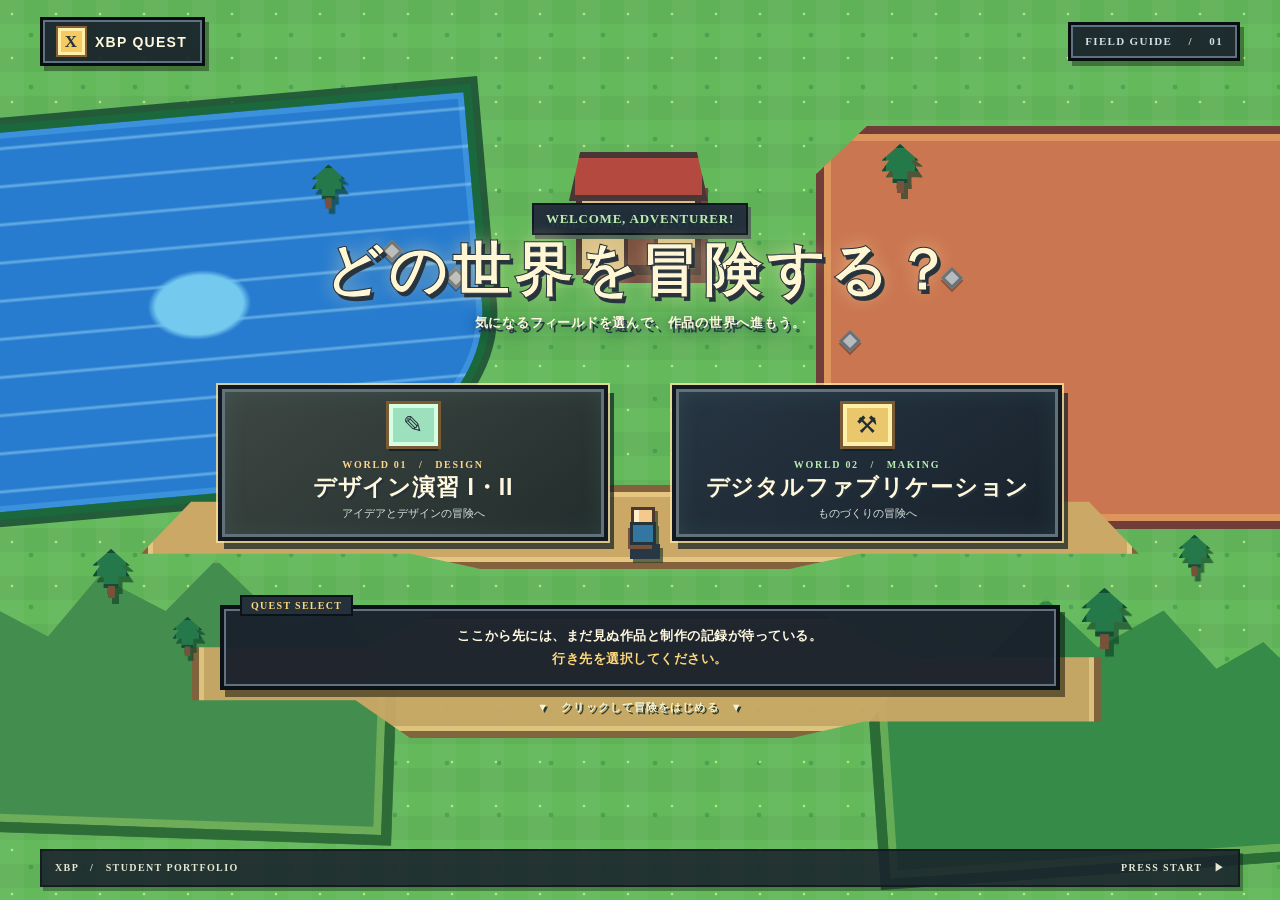
<file: index.html>
<!doctype html>
<html lang="ja">
<head>
  <meta charset="utf-8">
  <meta name="viewport" content="width=device-width, initial-scale=1">
  <meta name="theme-color" content="#17232b">
  <meta name="description" content="デザイン演習とデジタルファブリケーションの世界を選んで進む、XBPの冒険ホームページ。">
  <title>XBP QUEST | 冒険の入口</title>
  <style>
    :root {
      --ink: #fff9df;
      --gold: #ffd879;
      --edge: #101820;
      --panel: #202a37;
      --panel-hi: #374657;
      --mint: #b9edb0;
    }
    * { box-sizing: border-box; }
    html { min-height: 100%; }
    body {
      margin: 0; min-height: 100vh; color: var(--ink); overflow-x: hidden;
      background: #17232b;
      font-family: "Yu Gothic", "Hiragino Kaku Gothic ProN", Meiryo, sans-serif;
    }
    a { color: inherit; }
    .game { min-height: 100vh; position: relative; isolation: isolate; overflow: hidden; display: flex; flex-direction: column; }
    /* Hand-built map tiles keep the page self-contained, like a little RPG field. */
    .map {
      position: absolute; z-index: -2; inset: 0 0 0; overflow: hidden;
      background-color: #64b95b;
      background-image:
        radial-gradient(circle at 12px 14px, rgba(216,255,150,.65) 0 1px, transparent 1.7px),
        radial-gradient(circle at 31px 35px, rgba(38,132,68,.42) 0 2px, transparent 2.7px),
        linear-gradient(90deg, rgba(255,255,255,.035) 50%, transparent 50%),
        linear-gradient(rgba(0,0,0,.035) 50%, transparent 50%);
      background-size: 44px 44px, 52px 52px, 48px 48px, 48px 48px;
    }
    .map::before {
      content: ""; position: absolute; left: -7%; top: 12%; width: 44%; height: 42%;
      background-color: #277cd0;
      background-image: radial-gradient(ellipse, #74c9ef 0 11%, transparent 13%), repeating-linear-gradient(0deg, transparent 0 18px, rgba(175,232,252,.4) 19px 21px, transparent 22px 38px);
      border: 8px solid #1b683d; border-radius: 0 0 44% 0;
      box-shadow: 0 0 0 7px rgba(15,61,45,.75), inset 0 0 0 6px rgba(126,217,255,.23);
      transform: rotate(-5deg);
    }
    .map::after {
      content: ""; position: absolute; right: -8%; top: 14%; width: 43%; height: 43%;
      background: #ca7651; border: 8px solid #713d38;
      box-shadow: inset 0 0 0 7px rgba(255,207,115,.35), 0 0 0 7px rgba(38,76,46,.8);
      clip-path: polygon(9% 0, 91% 0, 100% 12%, 100% 88%, 89% 100%, 11% 100%, 0 88%, 0 12%);
    }
    .hills { position: absolute; inset: 0; pointer-events: none; }
    .hill { position: absolute; width: 38vw; height: 23vw; min-height: 200px; border: 10px solid rgba(40,99,49,.8); background: #438d4e; box-shadow: inset 0 0 0 8px rgba(172,218,105,.4), 0 0 0 5px rgba(19,69,43,.7); clip-path: polygon(0 46%, 10% 40%, 18% 25%, 28% 33%, 38% 12%, 52% 23%, 62% 5%, 77% 27%, 88% 21%, 100% 43%, 100% 100%, 0 100%); }
    .hill.left { left: -7%; bottom: 7%; transform: rotate(2deg); }
    .hill.right { right: -6%; bottom: 3%; transform: scaleX(-1) rotate(4deg); background: #378b48; }
    .path { position: absolute; left: 15%; right: 14%; bottom: 18%; height: 14%; background: #cba866; border: 7px solid #84603d; box-shadow: inset 0 0 0 5px rgba(255,230,157,.48); clip-path: polygon(0 28%, 19% 28%, 27% 0, 69% 0, 78% 36%, 100% 36%, 100% 87%, 74% 87%, 66% 100%, 24% 100%, 18% 70%, 0 70%); opacity: .95; }
    .tree { position: absolute; z-index: 0; width: 43px; height: 49px; filter: drop-shadow(4px 6px 0 rgba(16,66,40,.65)); }
    .tree::before { content: ""; position: absolute; inset: 0 3px 10px; background: #247849; border: 4px solid #144c38; clip-path: polygon(50% 0, 100% 42%, 80% 42%, 100% 70%, 70% 70%, 70% 100%, 30% 100%, 30% 70%, 0 70%, 20% 42%, 0 42%); }
    .tree::after { content: ""; position: absolute; bottom: 0; left: 18px; height: 12px; border-left: 7px solid #78513b; }
    .t1 { left: 7%; top: 61%; } .t2 { left: 13%; top: 68%; transform: scale(.8); } .t3 { right: 12%; top: 66%; transform: scale(1.25); }
    .t4 { right: 5%; top: 59%; transform: scale(.85); } .t5 { left: 24%; top: 18%; transform: scale(.9); } .t6 { right: 28%; top: 16%; }
    .building { position: absolute; z-index: 0; width: 125px; height: 95px; top: 20%; left: 45%; background: #d8c088; border: 6px solid #493735; box-shadow: 7px 8px 0 #6e483e; }
    .building::before { content: ""; position: absolute; left: -13px; right: -13px; top: -34px; height: 37px; background: #b4493f; border: 6px solid #493735; clip-path: polygon(8% 0, 92% 0, 100% 100%, 0 100%); }
    .building::after { content: ""; position: absolute; width: 26px; height: 41px; bottom: 0; left: 42px; background: #7b5140; border: 4px solid #493735; }
    .stone { position: absolute; width: 16px; height: 16px; background: #b6bbc0; border: 3px solid #6a7074; box-shadow: 2px 2px 0 rgba(0,0,0,.3); transform: rotate(45deg); }
    .s1 { left: 30%; top: 27%; } .s2 { left: 35%; top: 30%; } .s3 { right: 33%; top: 37%; } .s4 { right: 25%; top: 30%; }
    .cloud { position: absolute; top: 9%; left: -20%; width: 90px; height: 28px; background: rgba(244,250,222,.55); border: 4px solid rgba(50,92,63,.56); animation: cloud 34s linear infinite; }
    .cloud::before, .cloud::after { content: ""; position: absolute; background: inherit; border: inherit; border-bottom: 0; width: 30px; height: 20px; top: -18px; left: 12px; }
    .cloud::after { left: 45px; top: -10px; width: 20px; height: 12px; }
    .cloud.two { top: 48%; animation-duration: 49s; animation-delay: -17s; transform: scale(.7); opacity: .5; }
    .topbar { width: min(1200px, calc(100% - 38px)); margin: 17px auto 0; display: flex; justify-content: space-between; align-items: center; position: relative; z-index: 2; }
    .brand, .chapter { background: rgba(24,33,43,.92); border: 3px solid #080d12; box-shadow: 4px 5px 0 rgba(0,0,0,.35), inset 0 0 0 2px #607184; }
    .brand { display: inline-flex; align-items: center; gap: 10px; padding: 8px 15px; text-decoration: none; font-weight: 900; letter-spacing: .09em; font-size: 14px; }
    .brand-mark { display: grid; place-items: center; width: 27px; height: 27px; background: #f4cb61; color: #26313d; border: 3px solid #fff0a8; box-shadow: 0 0 0 2px #8b6036; font-family: Georgia,serif; font-size: 17px; }
    .chapter { padding: 9px 14px; color: #d4e0e4; font: 700 11px Georgia,serif; letter-spacing: .12em; }
    main { width: min(1160px, calc(100% - 36px)); margin: auto; padding: 28px 0 34px; position: relative; z-index: 1; }
    .intro { text-align: center; margin: 0 auto 20px; text-shadow: 3px 4px 0 #263542, 0 3px 14px #142833; }
    .eyebrow { display: inline-block; margin: 0 0 7px; padding: 6px 12px; background: #25313c; border: 2px solid #111820; box-shadow: 3px 4px 0 #526a58; color: #b9edb0; font: 800 11px Georgia,serif; letter-spacing: .16em; }
    h1 { margin: 0; font-size: clamp(31px, 5.3vw, 58px); line-height: 1.2; letter-spacing: .08em; color: #fff6d4; -webkit-text-stroke: 1px #29323b; text-shadow: 3px 4px 0 #27343d, 0 0 18px rgba(255,232,167,.56); }
    .intro p { margin: 9px 0 0; font-size: 13px; font-weight: 700; letter-spacing: .06em; }
    .scene { min-height: 245px; position: relative; display: flex; justify-content: center; align-items: center; gap: clamp(14px, 5vw, 70px); padding: 20px 12px 43px; }
    .scene::before { content: ""; position: absolute; z-index: -1; left: 7%; right: 7%; bottom: 28px; height: 70px; background: #cba866; border: 7px solid #84603d; box-shadow: inset 0 0 0 5px rgba(255,230,157,.48), 0 9px 0 rgba(29,68,40,.6); clip-path: polygon(5% 20%, 28% 20%, 34% 0, 66% 0, 73% 20%, 95% 20%, 100% 82%, 72% 82%, 65% 100%, 34% 100%, 27% 82%, 0 82%); }
    .hero-sprite { position: absolute; z-index: 2; left: 50%; bottom: 53px; width: 24px; height: 37px; transform: translateX(-50%); image-rendering: pixelated; filter: drop-shadow(3px 4px 0 rgba(31,58,39,.65)); animation: wander 5s ease-in-out infinite; }
    .hero-sprite::before { content: ""; position: absolute; left: 3px; top: 0; width: 18px; height: 15px; background: #f4ca8c; border: 3px solid #4b3831; box-shadow: inset 5px 0 #fff0c9; }
    .hero-sprite::after { content: ""; position: absolute; left: 2px; top: 15px; width: 20px; height: 17px; background: #3277a1; border: 3px solid #25333b; box-shadow: -3px 5px 0 -1px #78513b, 8px 18px 0 -4px #293644, -4px 18px 0 -4px #293644; }
    .portal { position: relative; width: min(40%, 390px); min-height: 156px; display: flex; flex-direction: column; justify-content: center; align-items: center; gap: 8px; padding: 15px; text-align: center; text-decoration: none; color: #fff8dc; background: linear-gradient(145deg, #273542, #18222c); border: 4px solid #111820; outline: 2px solid rgba(255,230,158,.78); box-shadow: 6px 8px 0 rgba(17,30,38,.7), inset 0 0 0 3px #62717a, inset 0 0 26px rgba(102,173,163,.16); transition: transform .25s ease, filter .25s ease, box-shadow .25s ease; }
    .portal:hover, .portal:focus-visible { transform: translateY(-8px) scale(1.035); filter: brightness(1.17); box-shadow: 8px 12px 0 rgba(17,30,38,.74), inset 0 0 0 3px #fff1ba, 0 0 25px rgba(255,218,122,.58); outline-color: #fff5c8; }
    .portal:focus-visible { outline-style: dashed; }
    .portal:nth-child(2) { background: linear-gradient(145deg,#3e4743,#222d2c); }
    .portal-icon { display: grid; place-items: center; width: 49px; height: 42px; color: #232d36; background: #eac76c; border: 4px solid #fff0a8; box-shadow: 0 0 0 3px #795b36, 0 5px 0 #13212a; font-size: 24px; line-height: 1; }
    .portal:nth-child(2) .portal-icon { background: #9de0bd; border-color: #d4ffe2; }
    .portal small { color: #b9edb0; font: 800 10px Georgia,serif; letter-spacing: .17em; }
    .portal:nth-child(2) small { color: #ffd58b; }
    .portal strong { display: block; font-size: clamp(16px, 2.2vw, 23px); font-weight: 900; letter-spacing: .04em; text-shadow: 2px 2px #26323a; }
    .portal em { color: #d5e2dc; font-style: normal; font-size: 11px; }
    .message { width: min(840px, 94%); margin: 8px auto 0; position: relative; padding: 15px 20px; background: rgba(25,33,44,.96); border: 4px solid #0a1117; box-shadow: inset 0 0 0 2px #637181, 5px 7px 0 rgba(0,0,0,.48); text-align: center; }
    .message::before { content: "QUEST SELECT"; position: absolute; top: -14px; left: 16px; padding: 3px 9px; background: #24313b; border: 2px solid #0b1218; color: #ffd879; font: 800 10px Georgia,serif; letter-spacing: .13em; }
    .message p { margin: 0; font-size: 13px; font-weight: 700; letter-spacing: .04em; line-height: 1.8; }
    .message b { color: var(--gold); }
    .hint { margin: 10px 0 0; color: #f5f1d3; text-align: center; text-shadow: 2px 2px #263a30; font-size: 11px; font-weight: 800; letter-spacing: .1em; animation: blink 1.8s step-end infinite; }
    footer { display: flex; justify-content: space-between; width: min(1200px, calc(100% - 38px)); margin: 0 auto 13px; padding: 10px 13px; position: relative; z-index: 1; color: #e4e7d4; background: rgba(25,33,43,.87); border: 2px solid rgba(16,24,31,.8); box-shadow: 3px 4px 0 rgba(0,0,0,.3); font: 700 10px Georgia,serif; letter-spacing: .14em; }
    @keyframes wander { 0%,100% { margin-left: -4px; } 50% { margin-left: 7px; } }
    @keyframes cloud { to { left: 115%; } }
    @keyframes blink { 50% { opacity: .55; } }
    @media (max-width: 650px) {
      .topbar { width: calc(100% - 22px); margin-top: 10px; }
      .brand { padding: 6px 9px; font-size: 11px; }
      .chapter { padding: 7px 8px; font-size: 9px; }
      main { width: calc(100% - 22px); padding: 28px 0 18px; }
      .scene { min-height: 330px; flex-direction: column; gap: 13px; padding: 12px 8px 52px; }
      .portal { width: min(88%, 390px); min-height: 121px; flex-direction: row; justify-content: flex-start; text-align: left; padding: 12px; gap: 11px; }
      .portal-icon { flex: 0 0 43px; width: 43px; height: 39px; }
      .portal-copy { display: flex; flex-direction: column; gap: 4px; }
      .portal strong { font-size: 17px; }
      .portal em { font-size: 10px; }
      .scene::before { left: 0; right: 0; bottom: 17px; height: 55px; }
      .hero-sprite { bottom: 35px; }
      .building { left: 41%; transform: scale(.72); transform-origin: top left; }
      .hill { min-height: 150px; }
      .message { padding: 13px 12px; }
      .message p { font-size: 11px; }
      .hint { font-size: 10px; }
      footer { width: calc(100% - 22px); font-size: 8px; }
    }
    @media (prefers-reduced-motion: reduce) {
      *, *::before, *::after { animation-duration: .01ms !important; animation-iteration-count: 1 !important; scroll-behavior: auto !important; transition-duration: .01ms !important; }
    }
  </style>
</head>
<body>
  <div class="game">
    <div class="map" aria-hidden="true"></div>
    <div class="hills" aria-hidden="true">
      <div class="hill left"></div><div class="hill right"></div>
      <div class="path"></div>
      <div class="tree t1"></div><div class="tree t2"></div><div class="tree t3"></div><div class="tree t4"></div><div class="tree t5"></div><div class="tree t6"></div>
      <div class="building"></div>
      <div class="stone s1"></div><div class="stone s2"></div><div class="stone s3"></div><div class="stone s4"></div>
      <div class="cloud"></div><div class="cloud two"></div>
    </div>
    <header class="topbar">
      <a class="brand" href="./index.html"><span class="brand-mark">X</span><span>XBP QUEST</span></a>
      <span class="chapter">FIELD GUIDE　 /　 01</span>
    </header>
    <main>
      <section class="intro">
        <p class="eyebrow">WELCOME, ADVENTURER!</p>
        <h1>どの世界を冒険する？</h1>
        <p>気になるフィールドを選んで、作品の世界へ進もう。</p>
      </section>
      <nav class="scene" aria-label="冒険するページを選択">
        <div class="hero-sprite" aria-hidden="true"></div>
        <a class="portal" href="./de12/index.html">
          <span class="portal-icon" aria-hidden="true">✎</span>
          <span class="portal-copy"><small>WORLD 01　/　DESIGN</small><strong>デザイン演習 I・II</strong><em>アイデアとデザインの冒険へ</em></span>
        </a>
        <a class="portal" href="./digi_fab/index.html">
          <span class="portal-icon" aria-hidden="true">⚒</span>
          <span class="portal-copy"><small>WORLD 02　/　MAKING</small><strong>デジタルファブリケーション</strong><em>ものづくりの冒険へ</em></span>
        </a>
      </nav>
      <section class="message" aria-label="ゲーム案内"><p>ここから先には、まだ見ぬ作品と制作の記録が待っている。<br><b>行き先を選択してください。</b></p></section>
      <p class="hint">▼　クリックして冒険をはじめる　▼</p>
    </main>
    <footer><span>XBP　/　STUDENT PORTFOLIO</span><span>PRESS START　▶</span></footer>
  </div>
</body>
</html>
</file>
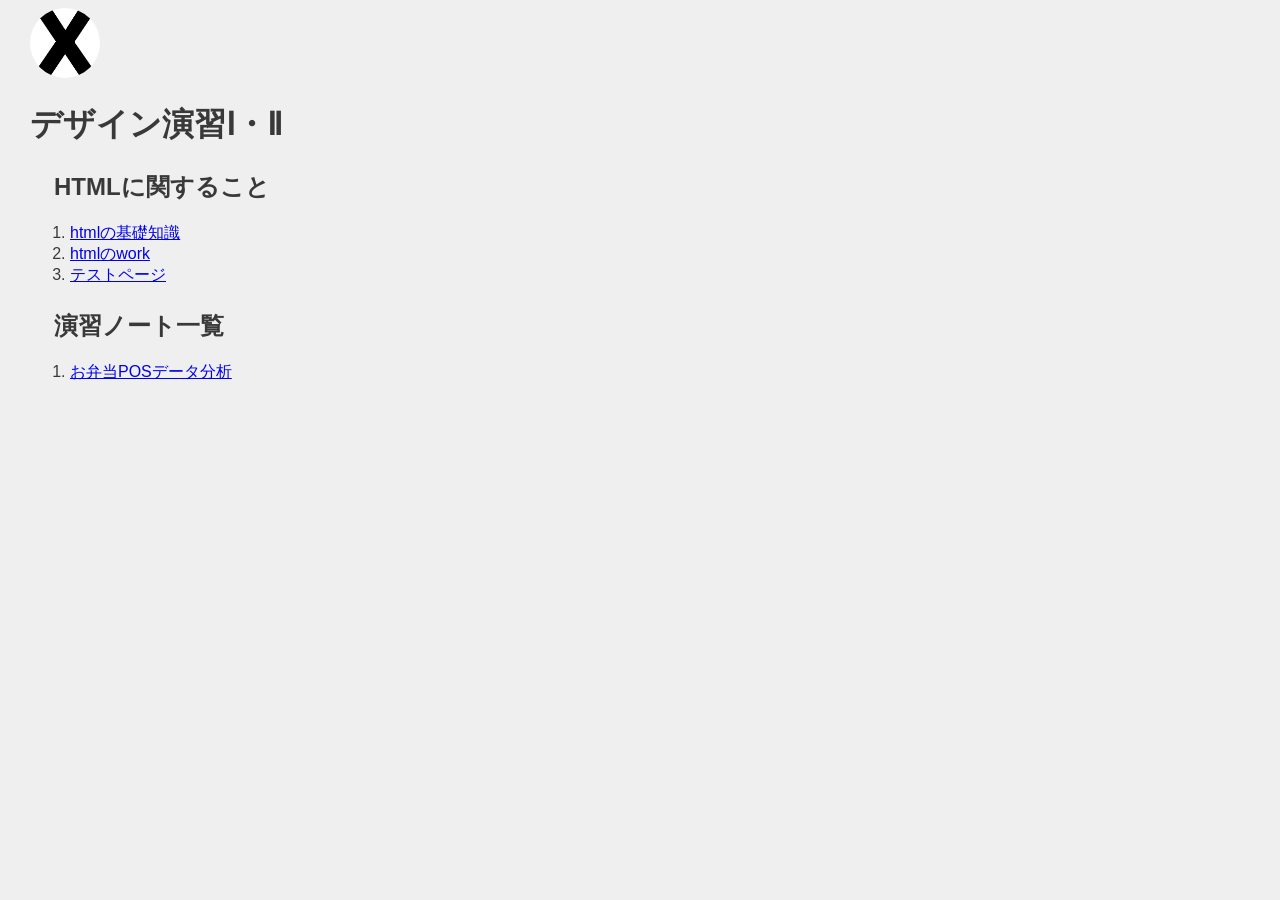
<file: de12/index.html>
<!DOCTYPE html>
<html lang="jp">
<head>
    <meta charset="UTF-8">
    <title>XBP_HPsample</title>
    <link rel="stylesheet" href="./css/style.css">
    <link rel="shortcut icon" href="./images/xbp.ico">
</head>
<body>
    <logotohome>
    <a href="../index.html"><img src="./images/0_XBlogo.png" alt=""></a>
    </logotohome>
    <h1>デザイン演習Ⅰ・Ⅱ</h1>
        <h2>HTMLに関すること</h2>
        <ol>
            <li><a href="./hp1.html" target="_blank">htmlの基礎知識</a></li>
            <li><a href="./hp2.html" target="_blank">htmlのwork</a></li>
            <li><a href="./test.html" target="_blank">テストページ</a></li>
        </ol>
        <h2>演習ノート一覧</h2>
        <ol>
  <li><a href="./de12-pos-analysis/index.html">お弁当POSデータ分析</a></li>
</ol>


    
<br>
<br>


</body>
</html>
</file>
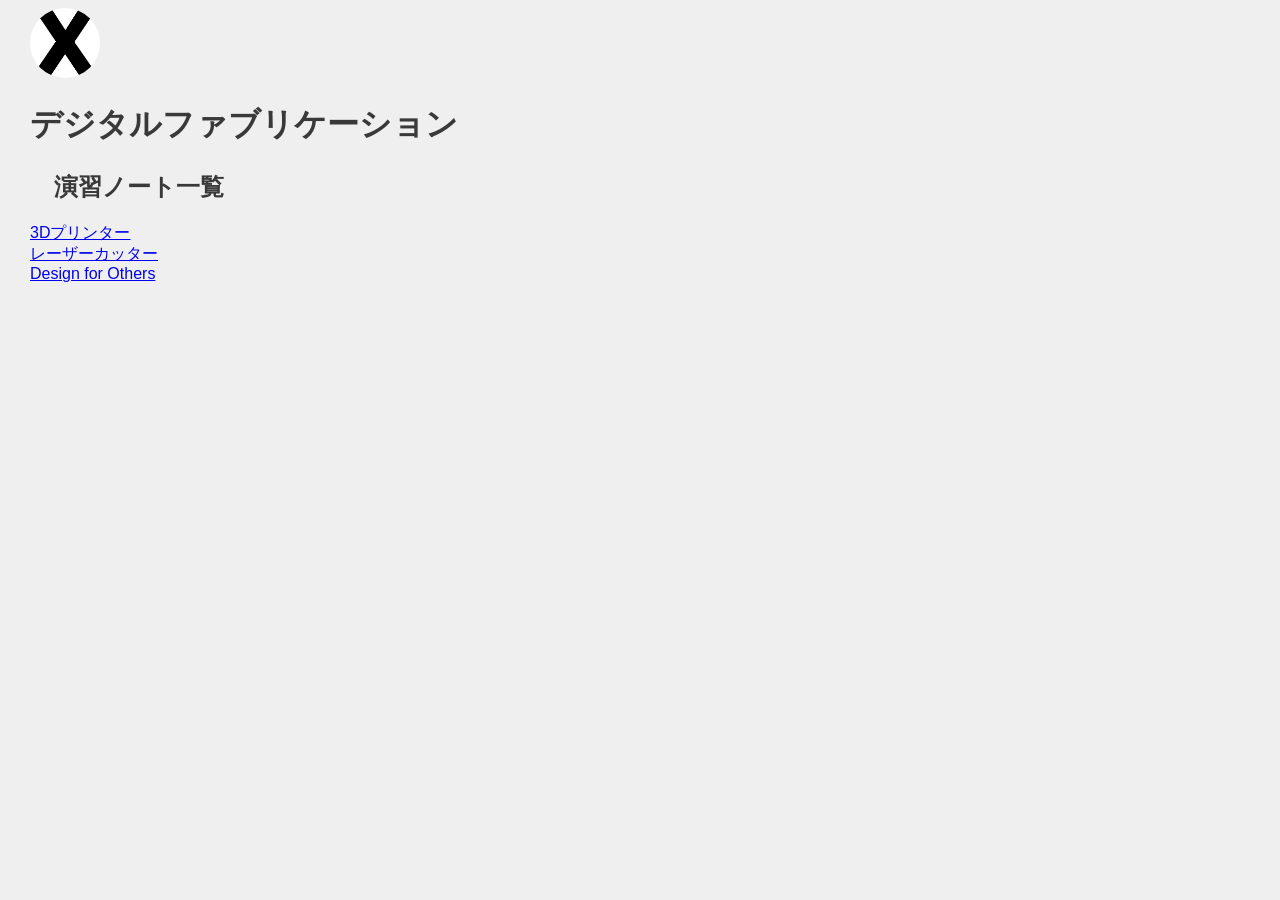
<file: digi_fab/index.html>
<!DOCTYPE html>
<html lang="jp">
<head>
    <meta charset="UTF-8">
    <title>デジタルファブリケーション</title>
    <link rel="stylesheet" href="./css/style.css">
    <link rel="shortcut icon" href="./images/xbp.ico">
</head>
<body>
    <logotohome>
    <a href="../index.html"><img src="./images/0_XBlogo.png" alt=""></a>
    </logotohome>
    <h1>デジタルファブリケーション</h1>
    <h2>演習ノート一覧</h2>
    <a href="./3Dプリンティング/hiragana-tweezer-site/index.html">3Dプリンター</a><br>
    <a href="./laser-cutter/index.html">レーザーカッター</a><br>
    <a href="./design-for-others/index.html">Design for Others</a><br>

    
<br>
<br>


</body>
</html>
</file>
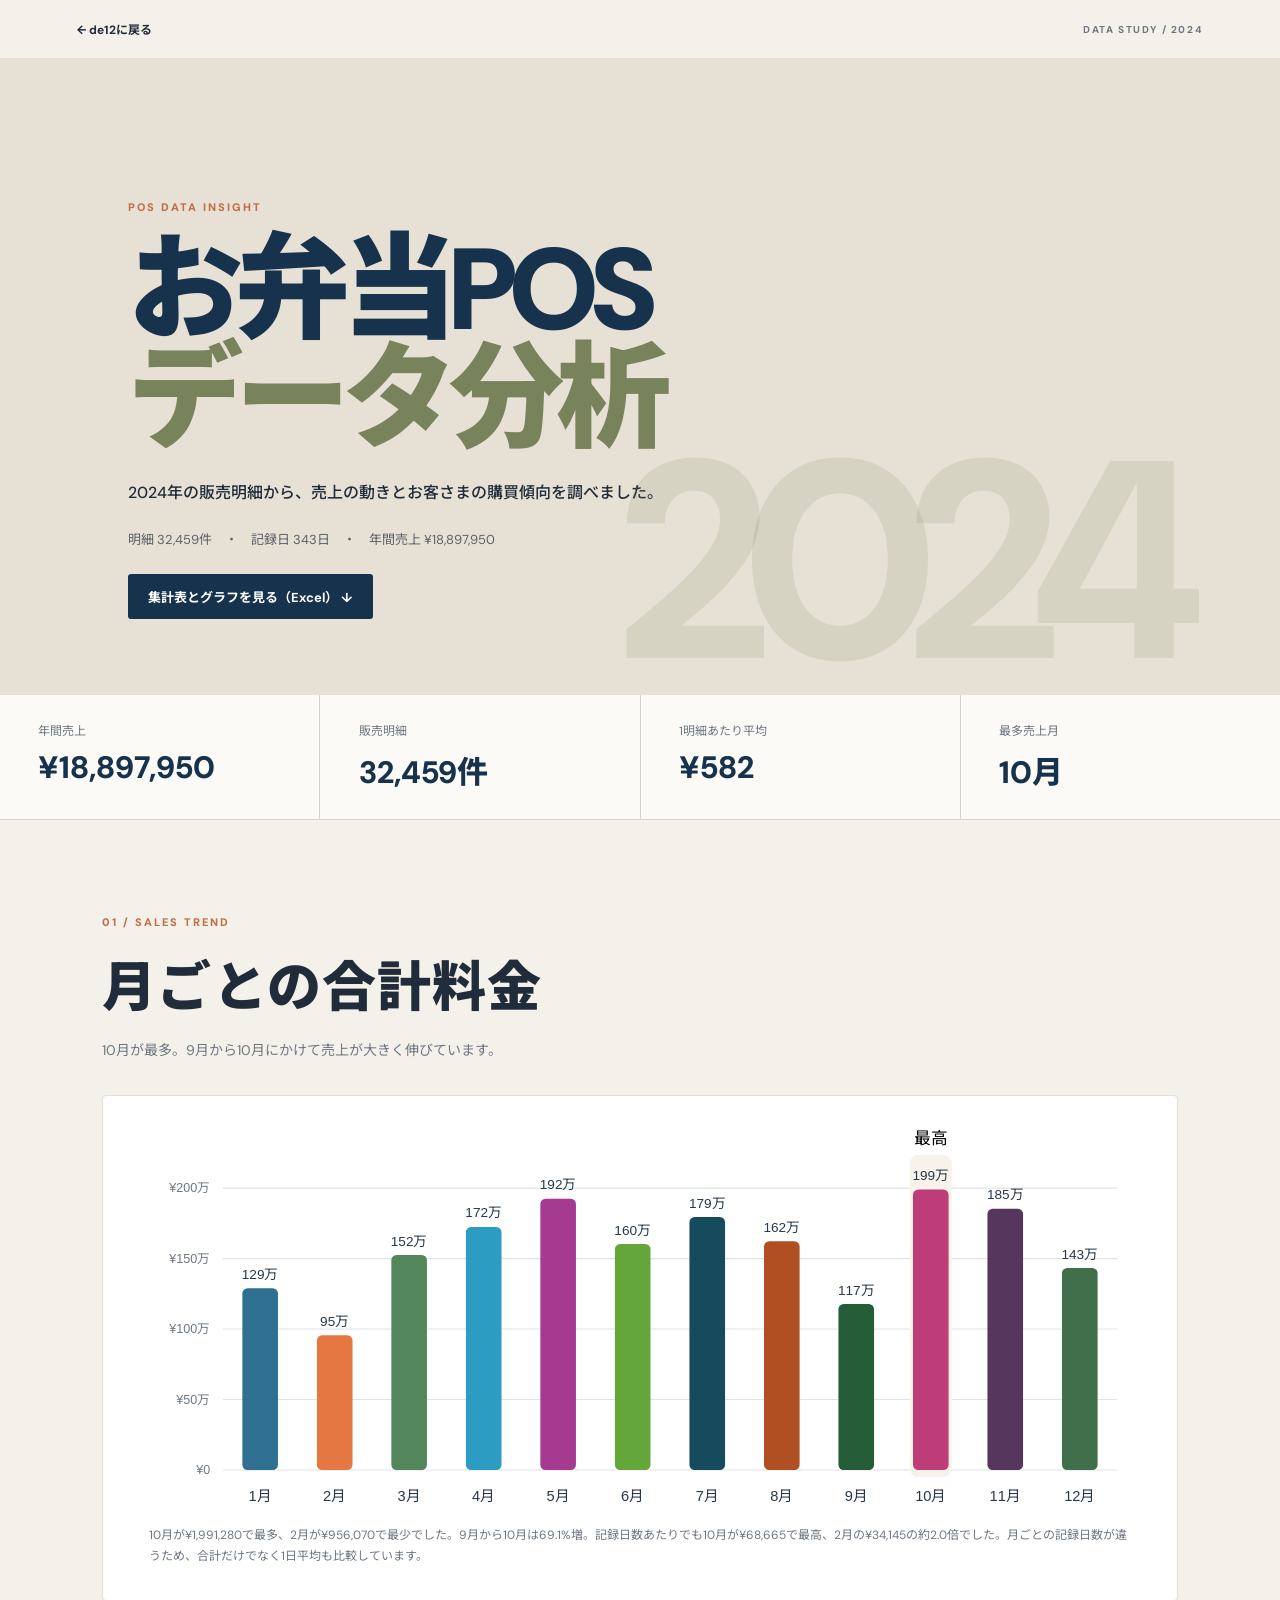
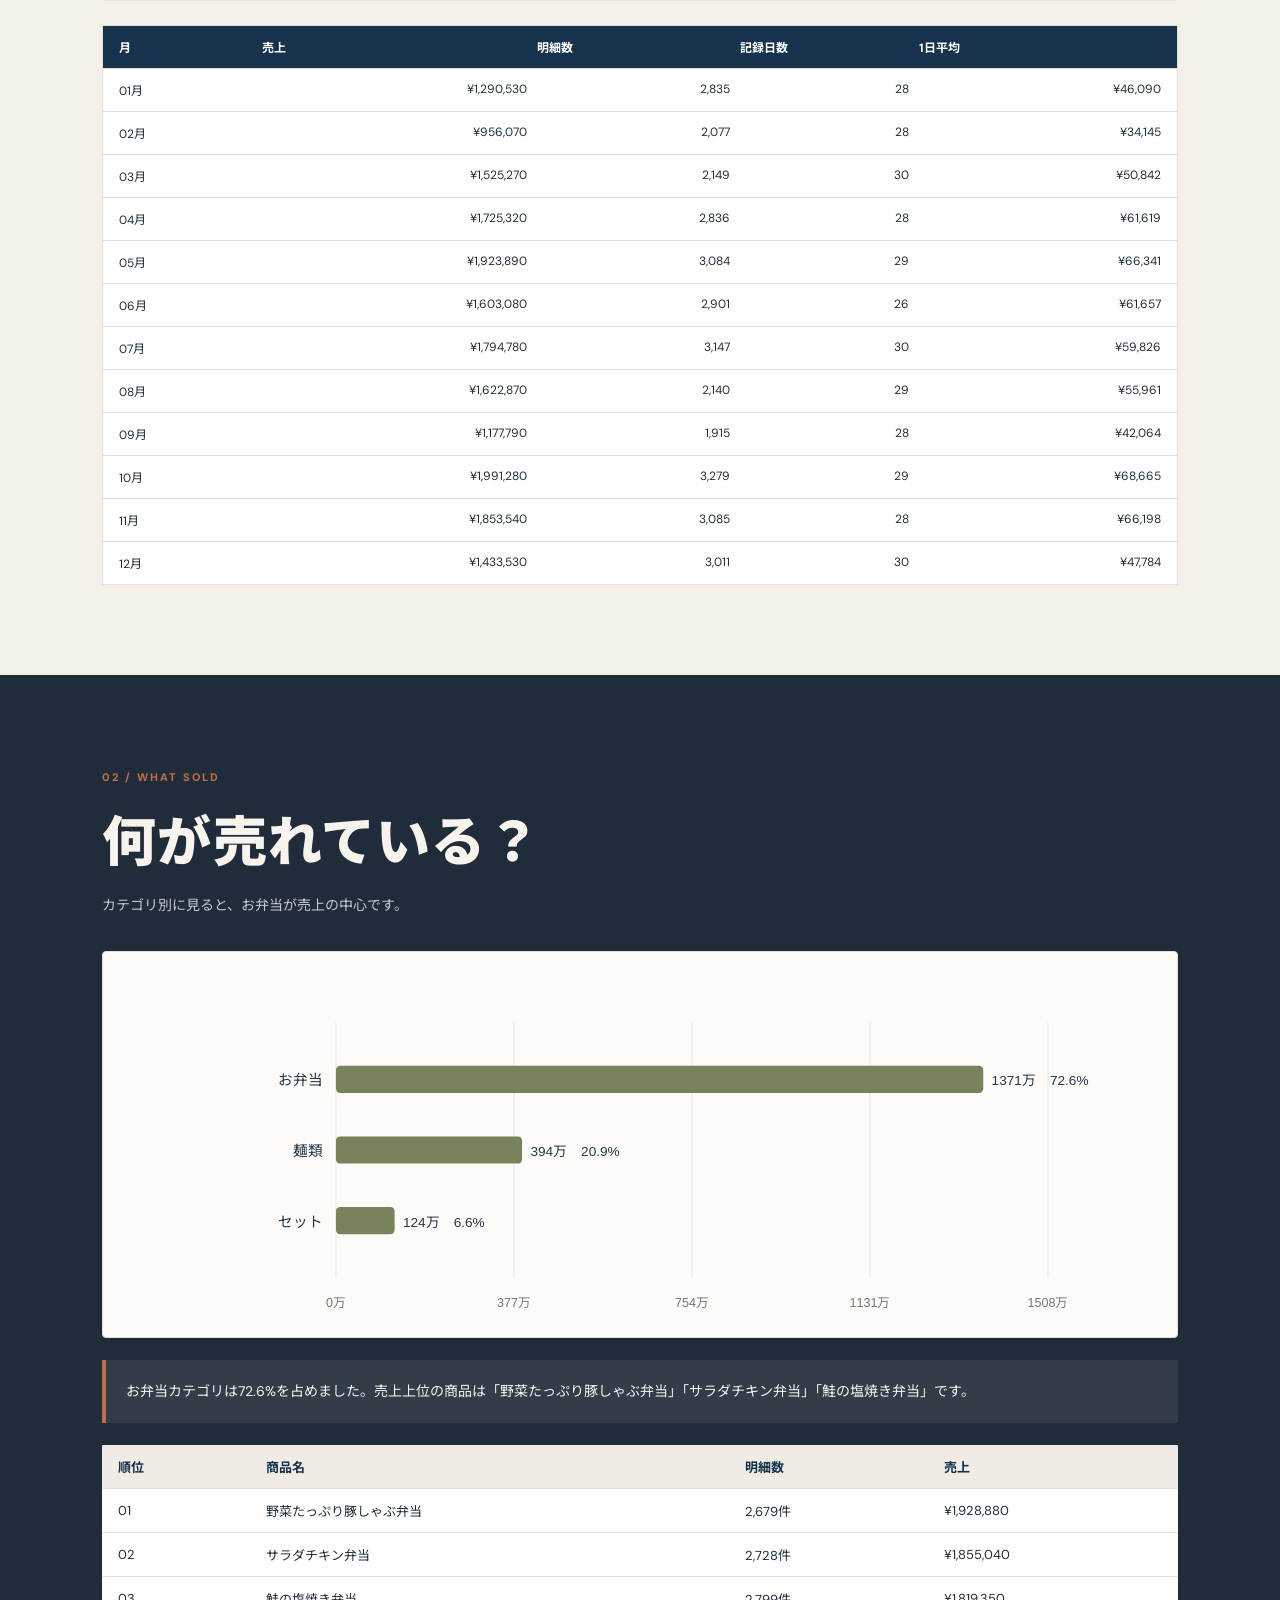
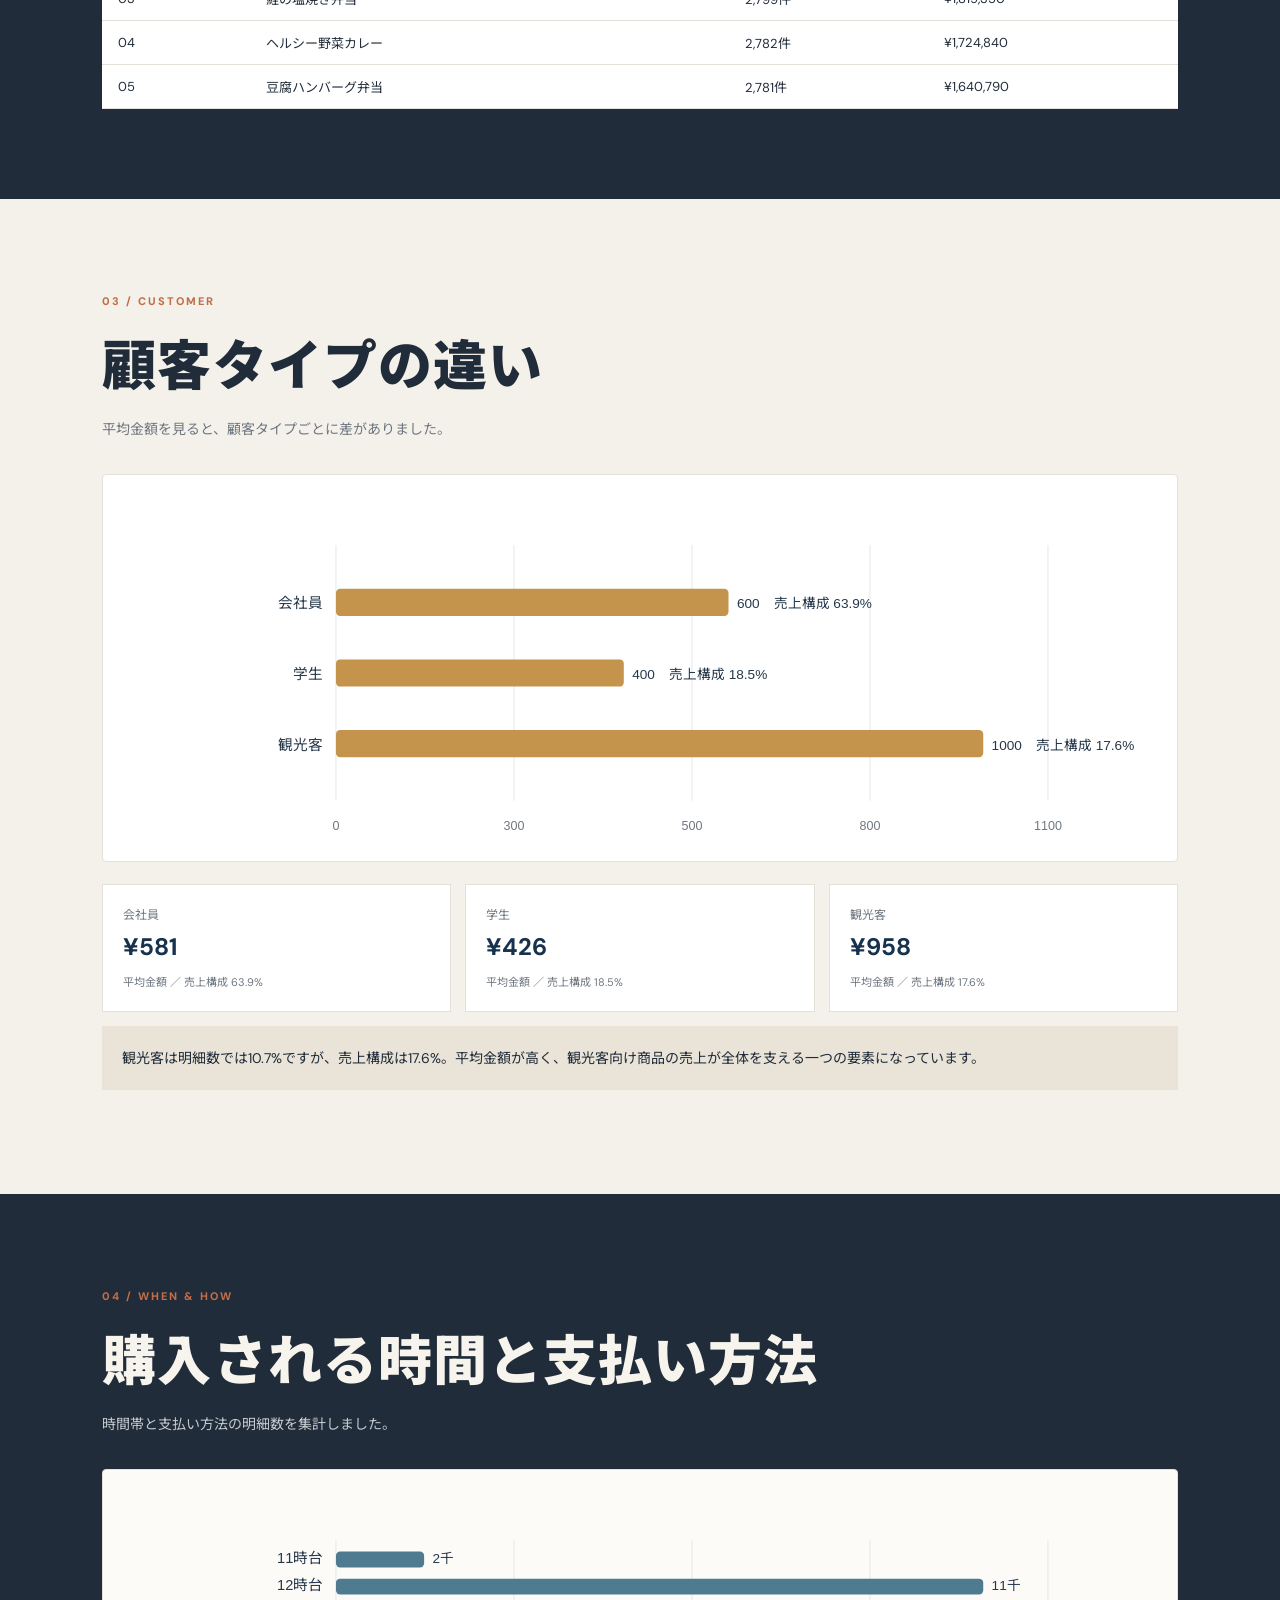
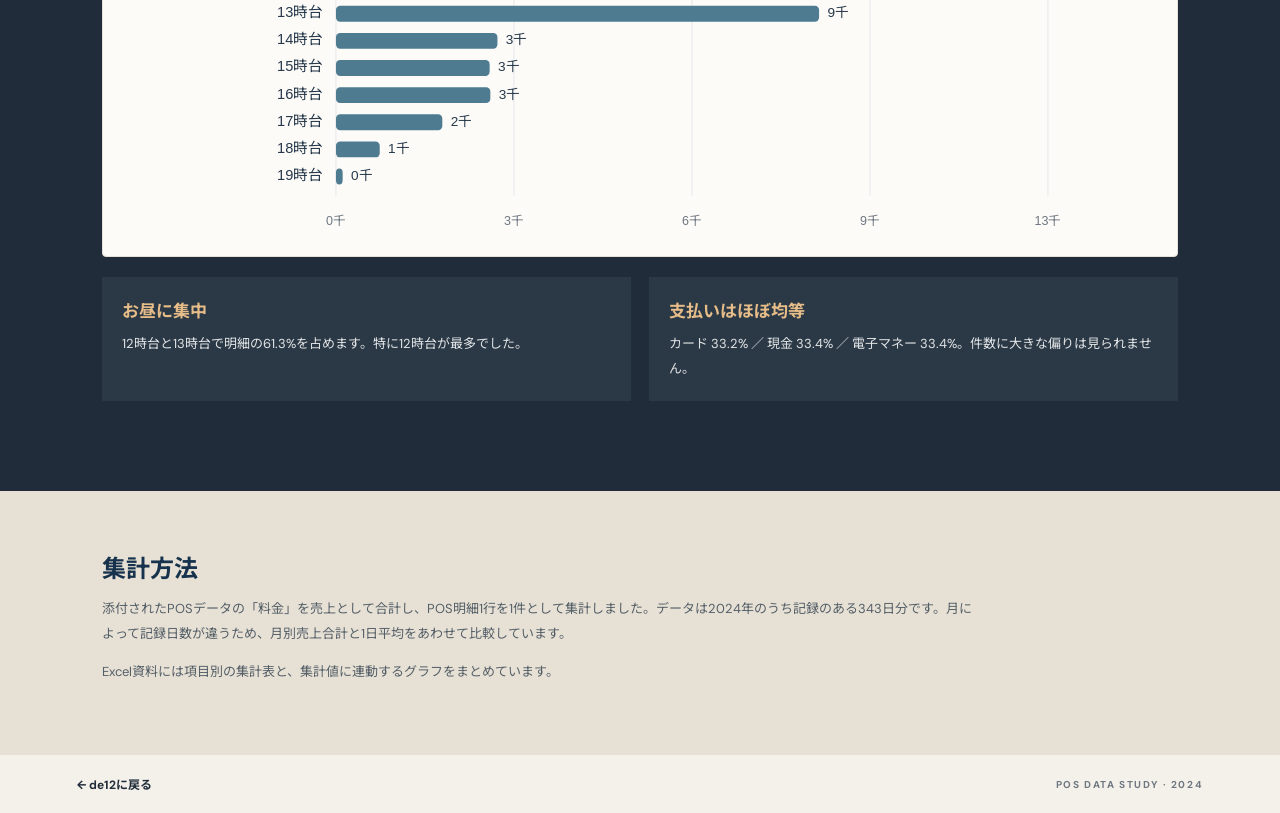
<file: de12/de12-pos-analysis/index.html>
<!doctype html>
<html lang="ja"><head><meta charset="utf-8"><meta name="viewport" content="width=device-width,initial-scale=1"><meta name="description" content="2024年のお弁当POSデータを集計し、売上の特徴をグラフで紹介します"><title>お弁当POSデータ分析</title><link rel="stylesheet" href="style.css"></head><body>
<header class="topbar"><a href="../index.html">← de12に戻る</a><span>DATA STUDY / 2024</span></header>
<main><section class="hero"><p class="eyebrow">POS DATA INSIGHT</p><h1>お弁当POS<br><span>データ分析</span></h1><p class="lead">2024年の販売明細から、売上の動きとお客さまの購買傾向を調べました。</p><p class="scope">明細 32,459件　・　記録日 343日　・　年間売上 ¥18,897,950</p><a class="button" href="POS分析.xlsx" download>集計表とグラフを見る（Excel） ↓</a><div class="hero-mark">2024</div></section>
<section class="metrics"><article><span>年間売上</span><strong>¥18,897,950</strong></article><article><span>販売明細</span><strong>32,459件</strong></article><article><span>1明細あたり平均</span><strong>¥582</strong></article><article><span>最多売上月</span><strong>10月</strong></article></section>
<section class="section"><div class="heading"><small>01 / SALES TREND</small><h2>月ごとの合計料金</h2><p>10月が最多。9月から10月にかけて売上が大きく伸びています。</p></div><div class="chart-card"><svg viewBox="0 0 960 390" role="img" aria-label="月ごとの合計料金"><title>月ごとの合計料金</title><line x1="82" y1="338.0" x2="936" y2="338.0" stroke="#dfe3e6" stroke-width="1"/><text x="70" y="342.0" text-anchor="end" class="axis-label">¥0</text><line x1="82" y1="270.7" x2="936" y2="270.7" stroke="#dfe3e6" stroke-width="1"/><text x="70" y="274.7" text-anchor="end" class="axis-label">¥50万</text><line x1="82" y1="203.5" x2="936" y2="203.5" stroke="#dfe3e6" stroke-width="1"/><text x="70" y="207.5" text-anchor="end" class="axis-label">¥100万</text><line x1="82" y1="136.2" x2="936" y2="136.2" stroke="#dfe3e6" stroke-width="1"/><text x="70" y="140.2" text-anchor="end" class="axis-label">¥150万</text><line x1="82" y1="68.9" x2="936" y2="68.9" stroke="#dfe3e6" stroke-width="1"/><text x="70" y="72.9" text-anchor="end" class="axis-label">¥200万</text><rect x="100.6" y="164.4" width="34" height="173.6" rx="5" fill="#2F6F8F"/><text x="117.6" y="155.4" text-anchor="middle" class="value-label">129万</text><text x="117.6" y="368" text-anchor="middle" class="row-label" fill="#2F6F8F">1月</text><rect x="171.8" y="209.4" width="34" height="128.6" rx="5" fill="#E47742"/><text x="188.8" y="200.4" text-anchor="middle" class="value-label">95万</text><text x="188.8" y="368" text-anchor="middle" class="row-label" fill="#E47742">2月</text><rect x="242.9" y="132.8" width="34" height="205.2" rx="5" fill="#53865B"/><text x="259.9" y="123.8" text-anchor="middle" class="value-label">152万</text><text x="259.9" y="368" text-anchor="middle" class="row-label" fill="#53865B">3月</text><rect x="314.1" y="105.9" width="34" height="232.1" rx="5" fill="#2D9CC2"/><text x="331.1" y="96.9" text-anchor="middle" class="value-label">172万</text><text x="331.1" y="368" text-anchor="middle" class="row-label" fill="#2D9CC2">4月</text><rect x="385.2" y="79.1" width="34" height="258.9" rx="5" fill="#A63A91"/><text x="402.2" y="70.1" text-anchor="middle" class="value-label">192万</text><text x="402.2" y="368" text-anchor="middle" class="row-label" fill="#A63A91">5月</text><rect x="456.4" y="122.3" width="34" height="215.7" rx="5" fill="#65A63B"/><text x="473.4" y="113.3" text-anchor="middle" class="value-label">160万</text><text x="473.4" y="368" text-anchor="middle" class="row-label" fill="#65A63B">6月</text><rect x="527.6" y="96.5" width="34" height="241.5" rx="5" fill="#164B5D"/><text x="544.6" y="87.5" text-anchor="middle" class="value-label">179万</text><text x="544.6" y="368" text-anchor="middle" class="row-label" fill="#164B5D">7月</text><rect x="598.8" y="119.7" width="34" height="218.3" rx="5" fill="#B04F22"/><text x="615.8" y="110.7" text-anchor="middle" class="value-label">162万</text><text x="615.8" y="368" text-anchor="middle" class="row-label" fill="#B04F22">8月</text><rect x="669.9" y="179.5" width="34" height="158.5" rx="5" fill="#245D37"/><text x="686.9" y="170.5" text-anchor="middle" class="value-label">117万</text><text x="686.9" y="368" text-anchor="middle" class="row-label" fill="#245D37">9月</text><rect x="738.1" y="37" width="40" height="308" rx="8" fill="#f7f3eb"/><rect x="741.1" y="70.1" width="34" height="267.9" rx="5" fill="#BE3D78"/><text x="758.1" y="61.1" text-anchor="middle" class="value-label">199万</text><text x="758.1" y="368" text-anchor="middle" class="row-label" fill="#BE3D78">10月</text><text x="758.1" y="27" text-anchor="middle" class="month-tag">最高</text><rect x="812.2" y="88.6" width="34" height="249.4" rx="5" fill="#57365D"/><text x="829.2" y="79.6" text-anchor="middle" class="value-label">185万</text><text x="829.2" y="368" text-anchor="middle" class="row-label" fill="#57365D">11月</text><rect x="883.4" y="145.1" width="34" height="192.9" rx="5" fill="#426F4B"/><text x="900.4" y="136.1" text-anchor="middle" class="value-label">143万</text><text x="900.4" y="368" text-anchor="middle" class="row-label" fill="#426F4B">12月</text></svg><div class="chart-note">10月が¥1,991,280で最多、2月が¥956,070で最少でした。9月から10月は69.1%増。記録日数あたりでも10月が¥68,665で最高、2月の¥34,145の約2.0倍でした。月ごとの記録日数が違うため、合計だけでなく1日平均も比較しています。</div></div><div class="month-table"><div class="table-head"><span>月</span><span>売上</span><span>明細数</span><span>記録日数</span><span>1日平均</span></div><div class="table-row"><span>01月</span><span>¥1,290,530</span><span>2,835</span><span>28</span><span>¥46,090</span></div><div class="table-row"><span>02月</span><span>¥956,070</span><span>2,077</span><span>28</span><span>¥34,145</span></div><div class="table-row"><span>03月</span><span>¥1,525,270</span><span>2,149</span><span>30</span><span>¥50,842</span></div><div class="table-row"><span>04月</span><span>¥1,725,320</span><span>2,836</span><span>28</span><span>¥61,619</span></div><div class="table-row"><span>05月</span><span>¥1,923,890</span><span>3,084</span><span>29</span><span>¥66,341</span></div><div class="table-row"><span>06月</span><span>¥1,603,080</span><span>2,901</span><span>26</span><span>¥61,657</span></div><div class="table-row"><span>07月</span><span>¥1,794,780</span><span>3,147</span><span>30</span><span>¥59,826</span></div><div class="table-row"><span>08月</span><span>¥1,622,870</span><span>2,140</span><span>29</span><span>¥55,961</span></div><div class="table-row"><span>09月</span><span>¥1,177,790</span><span>1,915</span><span>28</span><span>¥42,064</span></div><div class="table-row"><span>10月</span><span>¥1,991,280</span><span>3,279</span><span>29</span><span>¥68,665</span></div><div class="table-row"><span>11月</span><span>¥1,853,540</span><span>3,085</span><span>28</span><span>¥66,198</span></div><div class="table-row"><span>12月</span><span>¥1,433,530</span><span>3,011</span><span>30</span><span>¥47,784</span></div></div></section>
<section class="section dark"><div class="heading"><small>02 / WHAT SOLD</small><h2>何が売れている？</h2><p>カテゴリ別に見ると、お弁当が売上の中心です。</p></div><div class="chart-card"><svg viewBox="0 0 960 330" role="img" aria-label="商品カテゴリ別売上"><title>商品カテゴリ別売上</title><line x1="190" y1="48" x2="190" y2="292" stroke="#e6e8eb"/><text x="190" y="320" text-anchor="middle" class="axis-label">0万</text><line x1="360" y1="48" x2="360" y2="292" stroke="#e6e8eb"/><text x="360" y="320" text-anchor="middle" class="axis-label">377万</text><line x1="530" y1="48" x2="530" y2="292" stroke="#e6e8eb"/><text x="530" y="320" text-anchor="middle" class="axis-label">754万</text><line x1="700" y1="48" x2="700" y2="292" stroke="#e6e8eb"/><text x="700" y="320" text-anchor="middle" class="axis-label">1131万</text><line x1="870" y1="48" x2="870" y2="292" stroke="#e6e8eb"/><text x="870" y="320" text-anchor="middle" class="axis-label">1508万</text><text x="178" y="108.22" text-anchor="end" class="row-label">お弁当</text><rect x="190" y="89.5" width="618.1818181818181" height="26" rx="4" fill="#78825b"/><text x="816.1818181818181" y="108.22" class="value-label">1371万　72.6%</text><text x="178" y="175.72" text-anchor="end" class="row-label">麺類</text><rect x="190" y="157" width="177.71133158536415" height="26" rx="4" fill="#78825b"/><text x="375.7113315853642" y="175.72" class="value-label">394万　20.9%</text><text x="178" y="243.22" text-anchor="end" class="row-label">セット</text><rect x="190" y="224.5" width="56.011842047954616" height="26" rx="4" fill="#78825b"/><text x="254.01184204795462" y="243.22" class="value-label">124万　6.6%</text></svg></div><div class="finding">お弁当カテゴリは72.6%を占めました。売上上位の商品は「野菜たっぷり豚しゃぶ弁当」「サラダチキン弁当」「鮭の塩焼き弁当」です。</div><div class="table-wrap"><table><thead><tr><th>順位</th><th>商品名</th><th>明細数</th><th>売上</th></tr></thead><tbody><tr><td>01</td><td>野菜たっぷり豚しゃぶ弁当</td><td>2,679件</td><td>¥1,928,880</td></tr><tr><td>02</td><td>サラダチキン弁当</td><td>2,728件</td><td>¥1,855,040</td></tr><tr><td>03</td><td>鮭の塩焼き弁当</td><td>2,799件</td><td>¥1,819,350</td></tr><tr><td>04</td><td>ヘルシー野菜カレー</td><td>2,782件</td><td>¥1,724,840</td></tr><tr><td>05</td><td>豆腐ハンバーグ弁当</td><td>2,781件</td><td>¥1,640,790</td></tr></tbody></table></div></section>
<section class="section"><div class="heading"><small>03 / CUSTOMER</small><h2>顧客タイプの違い</h2><p>平均金額を見ると、顧客タイプごとに差がありました。</p></div><div class="chart-card"><svg viewBox="0 0 960 330" role="img" aria-label="顧客タイプ別平均金額"><title>顧客タイプ別平均金額</title><line x1="190" y1="48" x2="190" y2="292" stroke="#e6e8eb"/><text x="190" y="320" text-anchor="middle" class="axis-label">0</text><line x1="360" y1="48" x2="360" y2="292" stroke="#e6e8eb"/><text x="360" y="320" text-anchor="middle" class="axis-label">300</text><line x1="530" y1="48" x2="530" y2="292" stroke="#e6e8eb"/><text x="530" y="320" text-anchor="middle" class="axis-label">500</text><line x1="700" y1="48" x2="700" y2="292" stroke="#e6e8eb"/><text x="700" y="320" text-anchor="middle" class="axis-label">800</text><line x1="870" y1="48" x2="870" y2="292" stroke="#e6e8eb"/><text x="870" y="320" text-anchor="middle" class="axis-label">1100</text><text x="178" y="108.22" text-anchor="end" class="row-label">会社員</text><rect x="190" y="89.5" width="374.9098500664262" height="26" rx="4" fill="#c4934c"/><text x="572.9098500664262" y="108.22" class="value-label">600　売上構成 63.9%</text><text x="178" y="175.72" text-anchor="end" class="row-label">学生</text><rect x="190" y="157" width="274.89087113304225" height="26" rx="4" fill="#c4934c"/><text x="472.89087113304225" y="175.72" class="value-label">400　売上構成 18.5%</text><text x="178" y="243.22" text-anchor="end" class="row-label">観光客</text><rect x="190" y="224.5" width="618.1818181818181" height="26" rx="4" fill="#c4934c"/><text x="816.1818181818181" y="243.22" class="value-label">1000　売上構成 17.6%</text></svg></div><div class="customer-cards"><article><span>会社員</span><strong>¥581</strong><small>平均金額 ／ 売上構成 63.9%</small></article><article><span>学生</span><strong>¥426</strong><small>平均金額 ／ 売上構成 18.5%</small></article><article><span>観光客</span><strong>¥958</strong><small>平均金額 ／ 売上構成 17.6%</small></article></div><p class="insight">観光客は明細数では10.7%ですが、売上構成は17.6%。平均金額が高く、観光客向け商品の売上が全体を支える一つの要素になっています。</p></section>
<section class="section dark"><div class="heading"><small>04 / WHEN & HOW</small><h2>購入される時間と支払い方法</h2><p>時間帯と支払い方法の明細数を集計しました。</p></div><div class="chart-card"><svg viewBox="0 0 960 330" role="img" aria-label="時間帯別明細数"><title>時間帯別明細数</title><line x1="190" y1="48" x2="190" y2="292" stroke="#e6e8eb"/><text x="190" y="320" text-anchor="middle" class="axis-label">0千</text><line x1="360" y1="48" x2="360" y2="292" stroke="#e6e8eb"/><text x="360" y="320" text-anchor="middle" class="axis-label">3千</text><line x1="530" y1="48" x2="530" y2="292" stroke="#e6e8eb"/><text x="530" y="320" text-anchor="middle" class="axis-label">6千</text><line x1="700" y1="48" x2="700" y2="292" stroke="#e6e8eb"/><text x="700" y="320" text-anchor="middle" class="axis-label">9千</text><line x1="870" y1="48" x2="870" y2="292" stroke="#e6e8eb"/><text x="870" y="320" text-anchor="middle" class="axis-label">13千</text><text x="178" y="69.6672" text-anchor="end" class="row-label">11時台</text><rect x="190" y="58.736" width="84.19388830347734" height="15.182222222222224" rx="4" fill="#4f7b91"/><text x="282.19388830347737" y="69.6672" class="value-label">2千</text><text x="178" y="95.58542222222222" text-anchor="end" class="row-label">12時台</text><rect x="190" y="84.65422222222222" width="618.1818181818181" height="15.182222222222224" rx="4" fill="#4f7b91"/><text x="816.1818181818181" y="95.58542222222222" class="value-label">11千</text><text x="178" y="121.50364444444445" text-anchor="end" class="row-label">13時台</text><rect x="190" y="110.57244444444444" width="461.4107353833381" height="15.182222222222224" rx="4" fill="#4f7b91"/><text x="659.4107353833381" y="121.50364444444445" class="value-label">9千</text><text x="178" y="147.42186666666666" text-anchor="end" class="row-label">14時台</text><rect x="190" y="136.49066666666667" width="154.21975284988983" height="15.182222222222224" rx="4" fill="#4f7b91"/><text x="352.2197528498898" y="147.42186666666666" class="value-label">3千</text><text x="178" y="173.34008888888889" text-anchor="end" class="row-label">15時台</text><rect x="190" y="162.4088888888889" width="146.78289746782897" height="15.182222222222224" rx="4" fill="#4f7b91"/><text x="344.782897467829" y="173.34008888888889" class="value-label">3千</text><text x="178" y="199.25831111111108" text-anchor="end" class="row-label">16時台</text><rect x="190" y="188.3271111111111" width="147.43430085895838" height="15.182222222222224" rx="4" fill="#4f7b91"/><text x="345.4343008589584" y="199.25831111111108" class="value-label">3千</text><text x="178" y="225.1765333333333" text-anchor="end" class="row-label">17時台</text><rect x="190" y="214.24533333333332" width="101.56464540026182" height="15.182222222222224" rx="4" fill="#4f7b91"/><text x="299.56464540026184" y="225.1765333333333" class="value-label">2千</text><text x="178" y="251.09475555555554" text-anchor="end" class="row-label">18時台</text><rect x="190" y="240.16355555555555" width="41.79838426413769" height="15.182222222222224" rx="4" fill="#4f7b91"/><text x="239.7983842641377" y="251.09475555555554" class="value-label">1千</text><text x="178" y="277.0129777777778" text-anchor="end" class="row-label">19時台</text><rect x="190" y="266.0817777777778" width="6.405466679439281" height="15.182222222222224" rx="4" fill="#4f7b91"/><text x="204.4054666794393" y="277.0129777777778" class="value-label">0千</text></svg></div><div class="two-col"><div><h3>お昼に集中</h3><p>12時台と13時台で明細の61.3%を占めます。特に12時台が最多でした。</p></div><div><h3>支払いはほぼ均等</h3><p>カード 33.2% ／ 現金 33.4% ／ 電子マネー 33.4%。件数に大きな偏りは見られません。</p></div></div></section>
<section class="method"><h2>集計方法</h2><p>添付されたPOSデータの「料金」を売上として合計し、POS明細1行を1件として集計しました。データは2024年のうち記録のある343日分です。月によって記録日数が違うため、月別売上合計と1日平均をあわせて比較しています。</p><p>Excel資料には項目別の集計表と、集計値に連動するグラフをまとめています。</p></section></main>
<footer><a href="../index.html">← de12に戻る</a><span>POS DATA STUDY · 2024</span></footer></body></html>
</file>
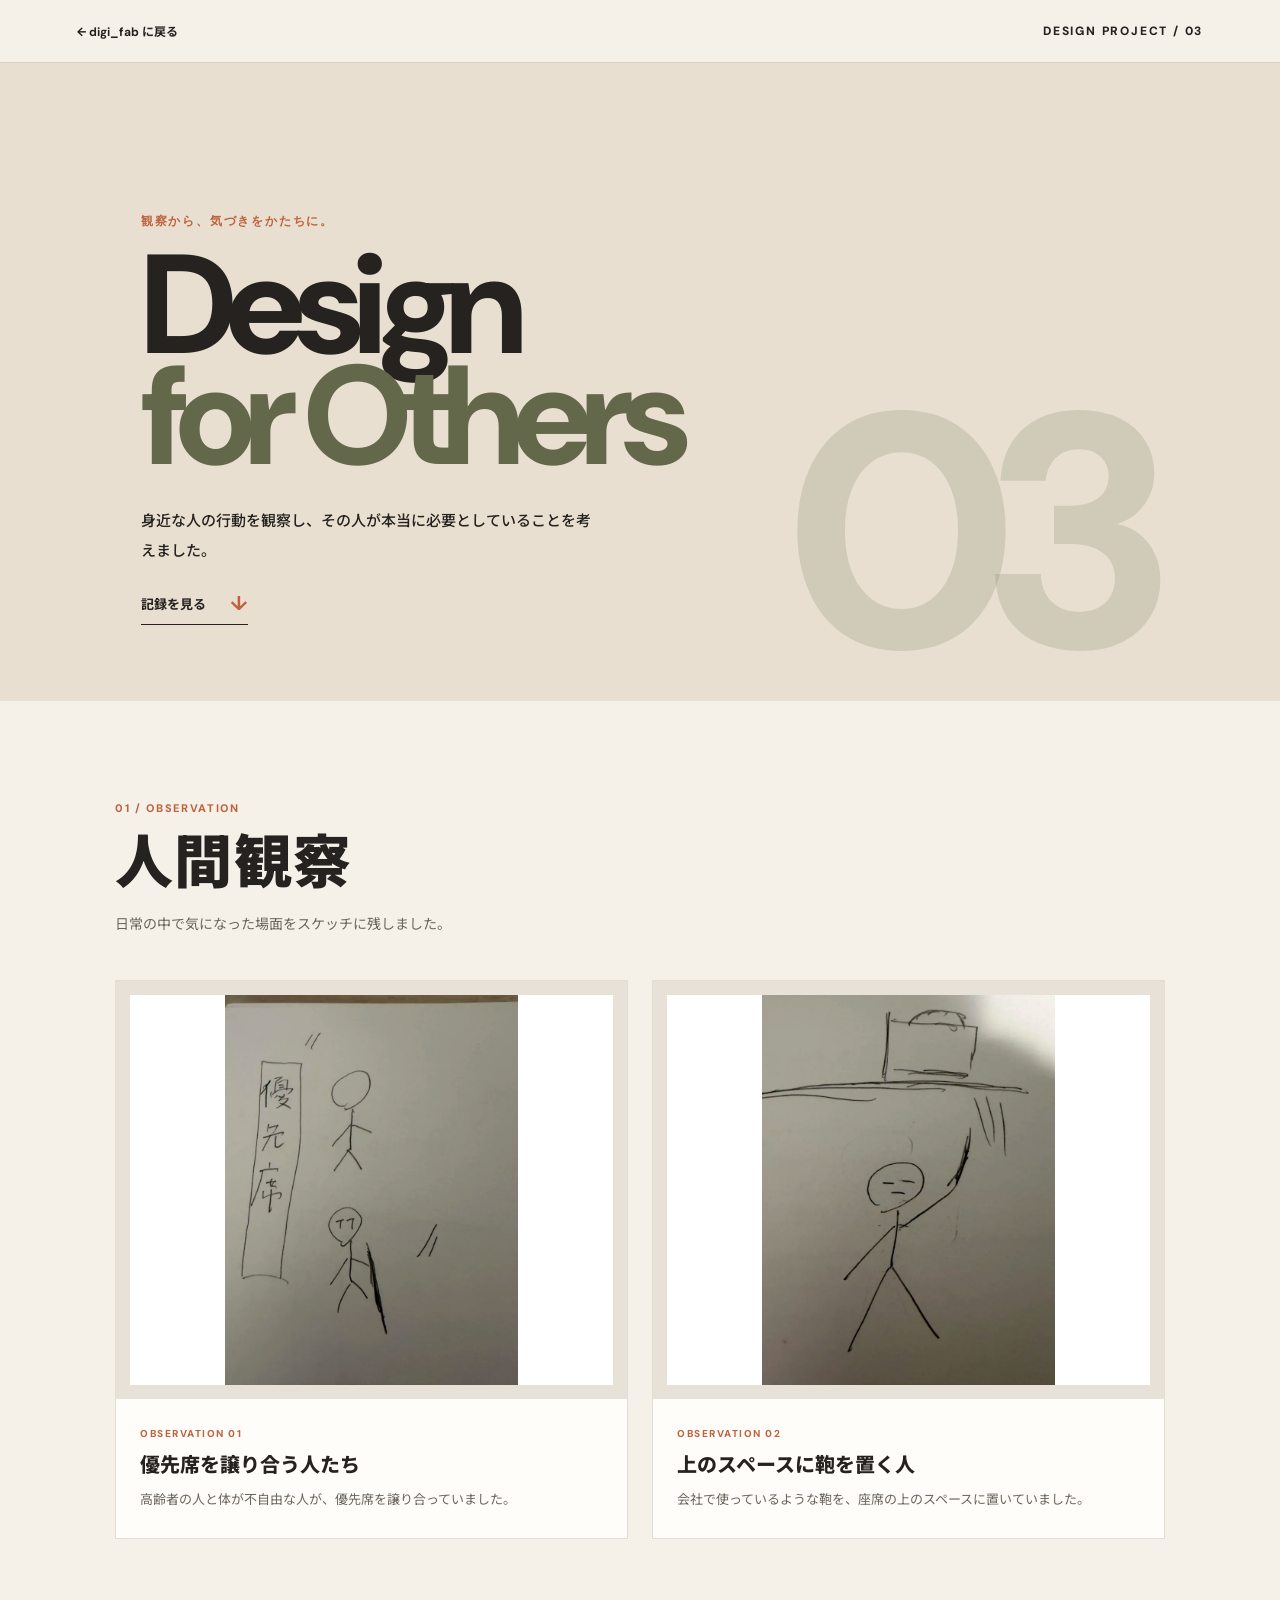
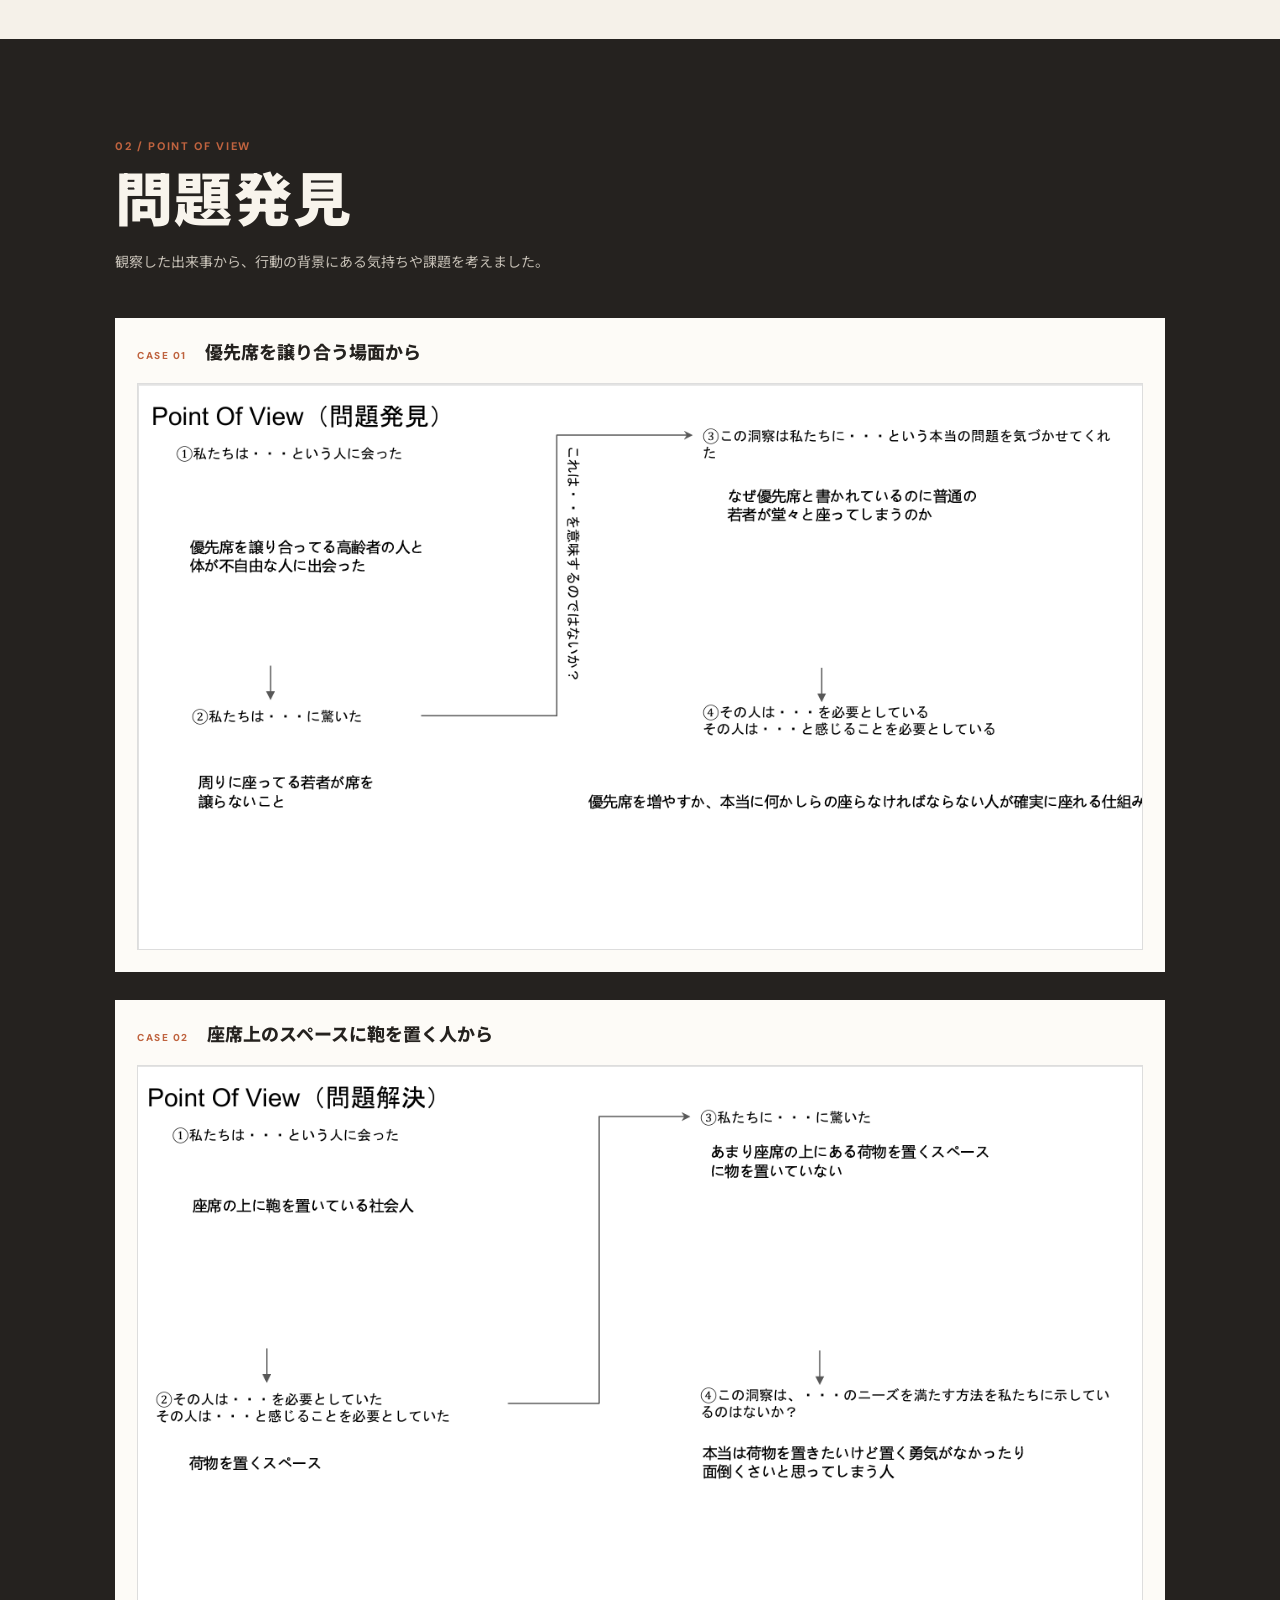
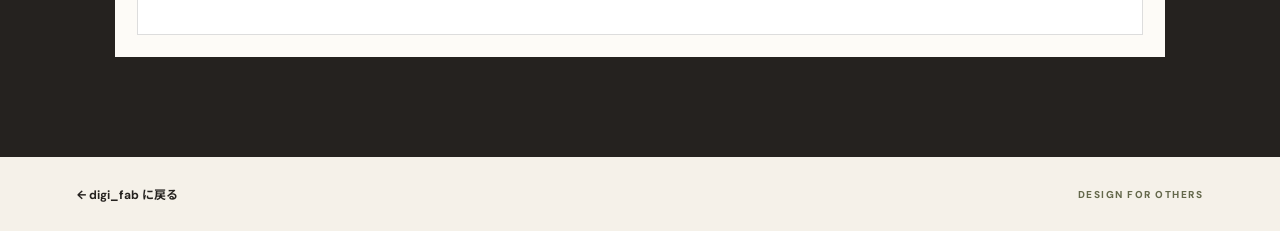
<file: digi_fab/design-for-others/index.html>
<!DOCTYPE html>
<html lang="ja">
<head>
  <meta charset="UTF-8">
  <meta name="viewport" content="width=device-width, initial-scale=1">
  <meta name="description" content="人間観察から身近な課題を考える Design for Others の記録。">
  <title>Design for Others | 人間観察と問題発見</title>
  <link rel="stylesheet" href="style.css">
</head>
<body>
  <header class="site-header">
    <a class="back-link" href="../index.html">← digi_fab に戻る</a>
    <span class="header-label">DESIGN PROJECT / 03</span>
  </header>

  <main>
    <section class="hero">
      <p class="eyebrow">観察から、気づきをかたちに。</p>
      <h1>Design<br><span>for Others</span></h1>
      <p class="hero-copy">身近な人の行動を観察し、その人が本当に必要としていることを考えました。</p>
      <a class="scroll-link" href="#observation">記録を見る <span>↓</span></a>
      <div class="hero-stamp" aria-hidden="true">03</div>
    </section>

    <section class="section observation" id="observation">
      <div class="section-heading">
        <p class="section-number">01 / OBSERVATION</p>
        <h2>人間観察</h2>
        <p>日常の中で気になった場面をスケッチに残しました。</p>
      </div>
      <div class="observation-grid">
        <article class="observation-card">
          <div class="image-frame"><img src="assets/observation-priority.webp" alt="優先席を譲り合う高齢者と体が不自由な人のスケッチ"></div>
          <div class="card-caption"><span>OBSERVATION 01</span><h3>優先席を譲り合う人たち</h3><p>高齢者の人と体が不自由な人が、優先席を譲り合っていました。</p></div>
        </article>
        <article class="observation-card">
          <div class="image-frame"><img src="assets/observation-bag.webp" alt="電車の座席上のスペースに鞄を置く人のスケッチ"></div>
          <div class="card-caption"><span>OBSERVATION 02</span><h3>上のスペースに鞄を置く人</h3><p>会社で使っているような鞄を、座席の上のスペースに置いていました。</p></div>
        </article>
      </div>
    </section>

    <section class="section findings" id="findings">
      <div class="section-heading light-heading">
        <p class="section-number">02 / POINT OF VIEW</p>
        <h2>問題発見</h2>
        <p>観察した出来事から、行動の背景にある気持ちや課題を考えました。</p>
      </div>
      <div class="finding-list">
        <article class="finding-card">
          <div class="finding-title"><span>CASE 01</span><h3>優先席を譲り合う場面から</h3></div>
          <img src="assets/pov-priority.png" alt="優先席を譲り合う場面についてのPoint Of View問題発見シート">
        </article>
        <article class="finding-card">
          <div class="finding-title"><span>CASE 02</span><h3>座席上のスペースに鞄を置く人から</h3></div>
          <img src="assets/pov-bag.png" alt="鞄を置く人についてのPoint Of View問題解決シート">
        </article>
      </div>
    </section>
  </main>

  <footer><a href="../index.html">← digi_fab に戻る</a><span>DESIGN FOR OTHERS</span></footer>
</body>
</html>
</file>
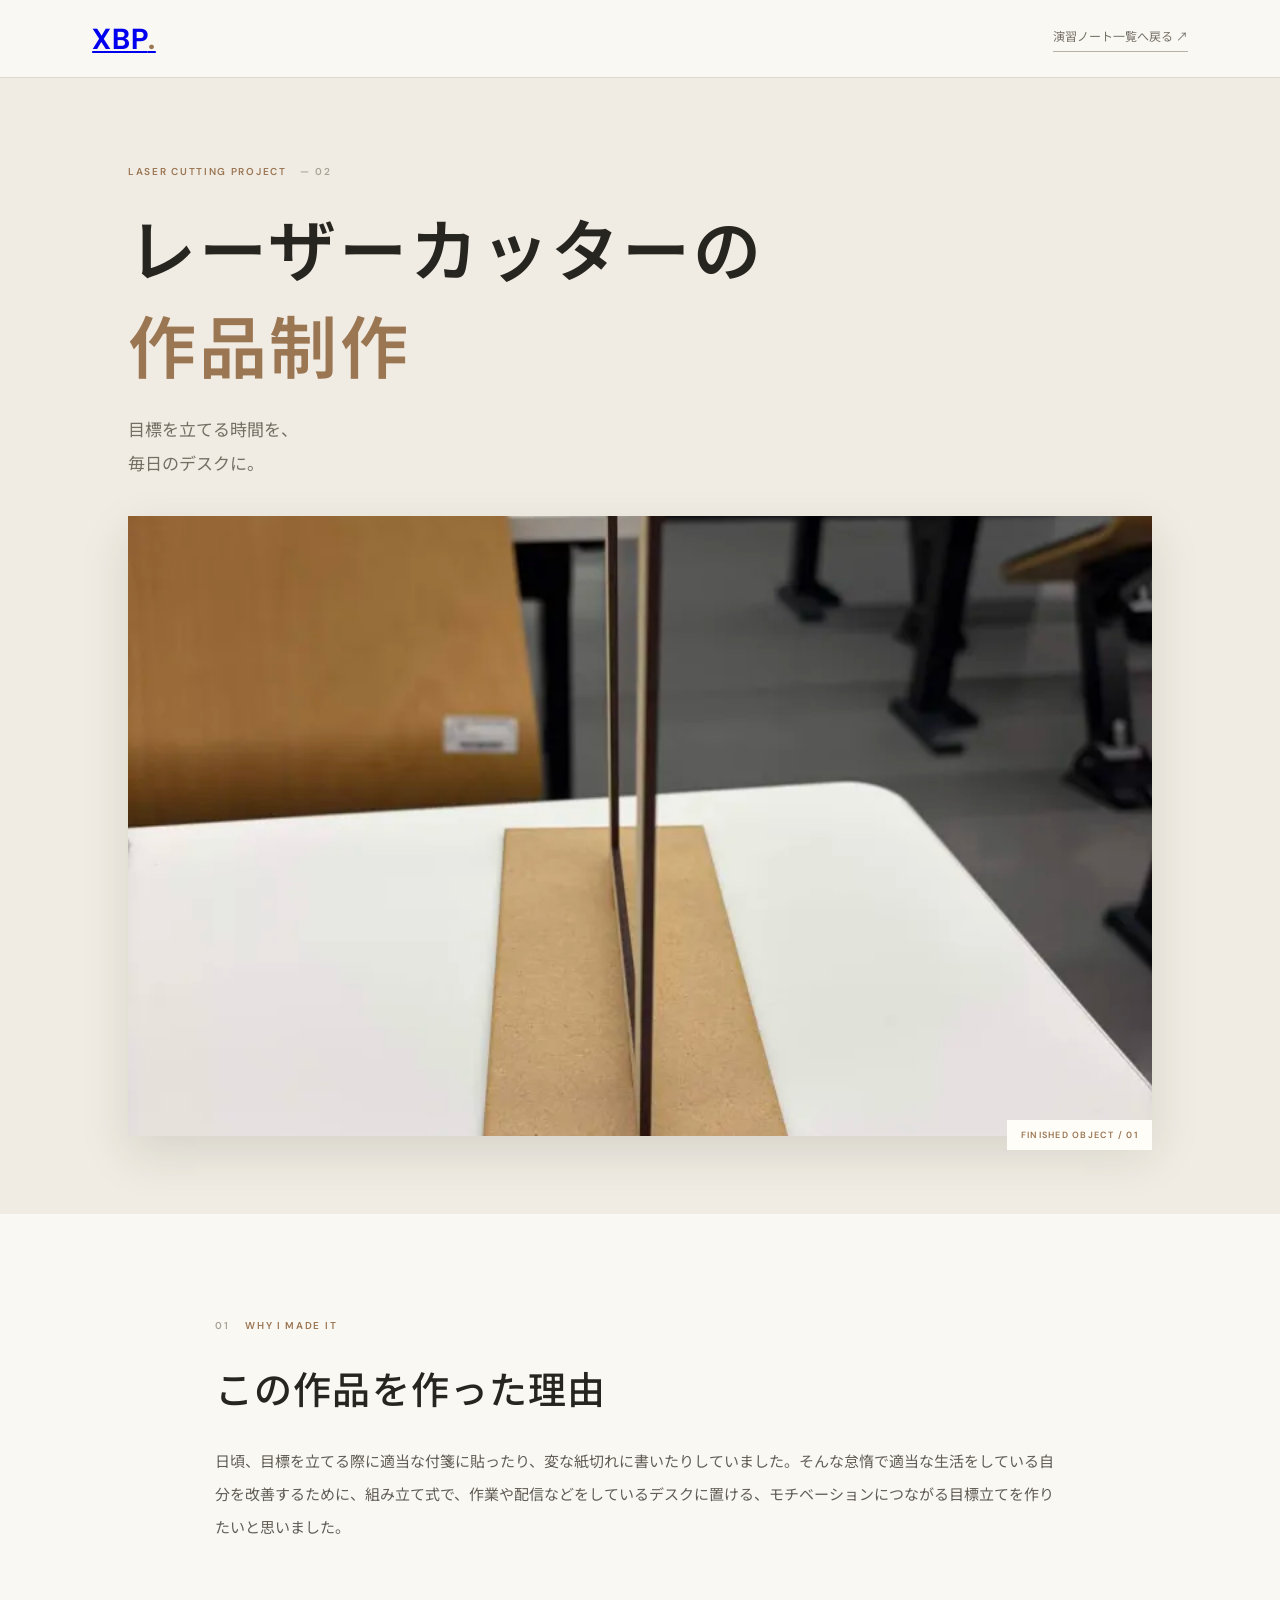
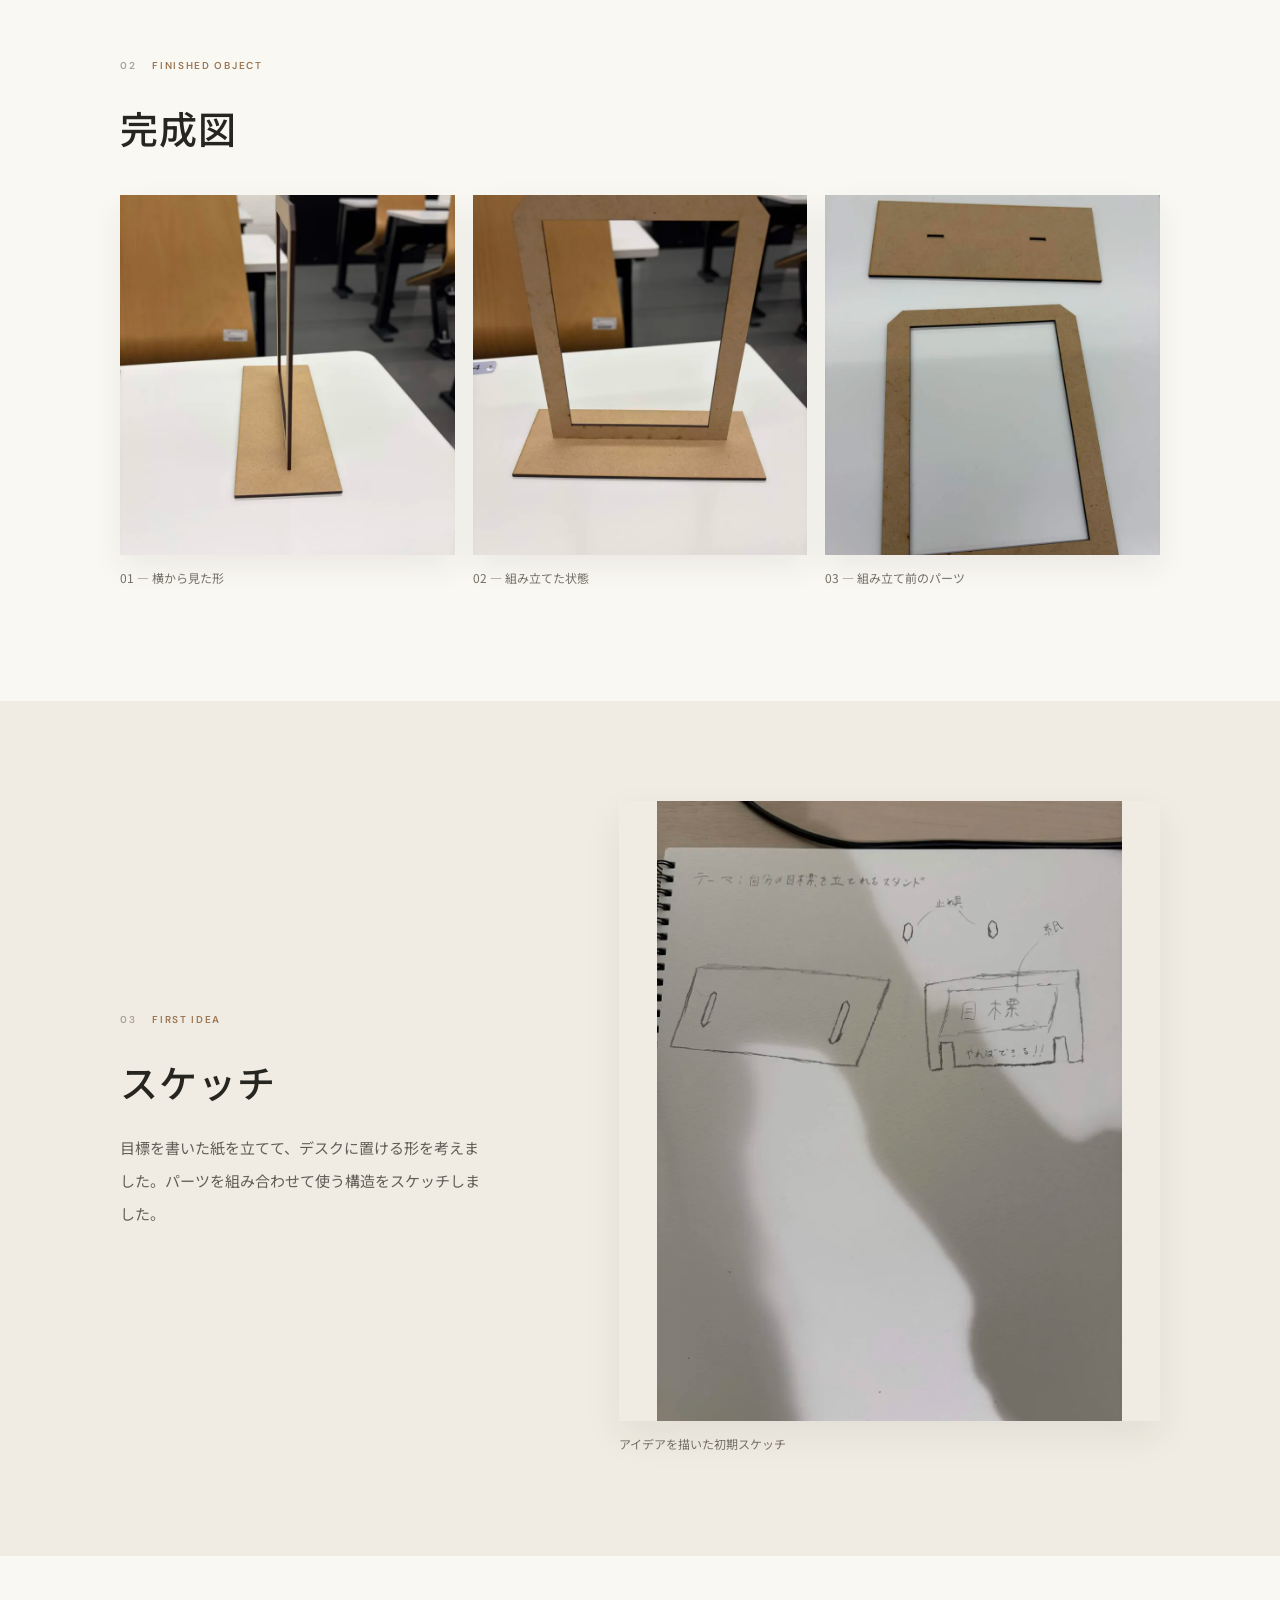
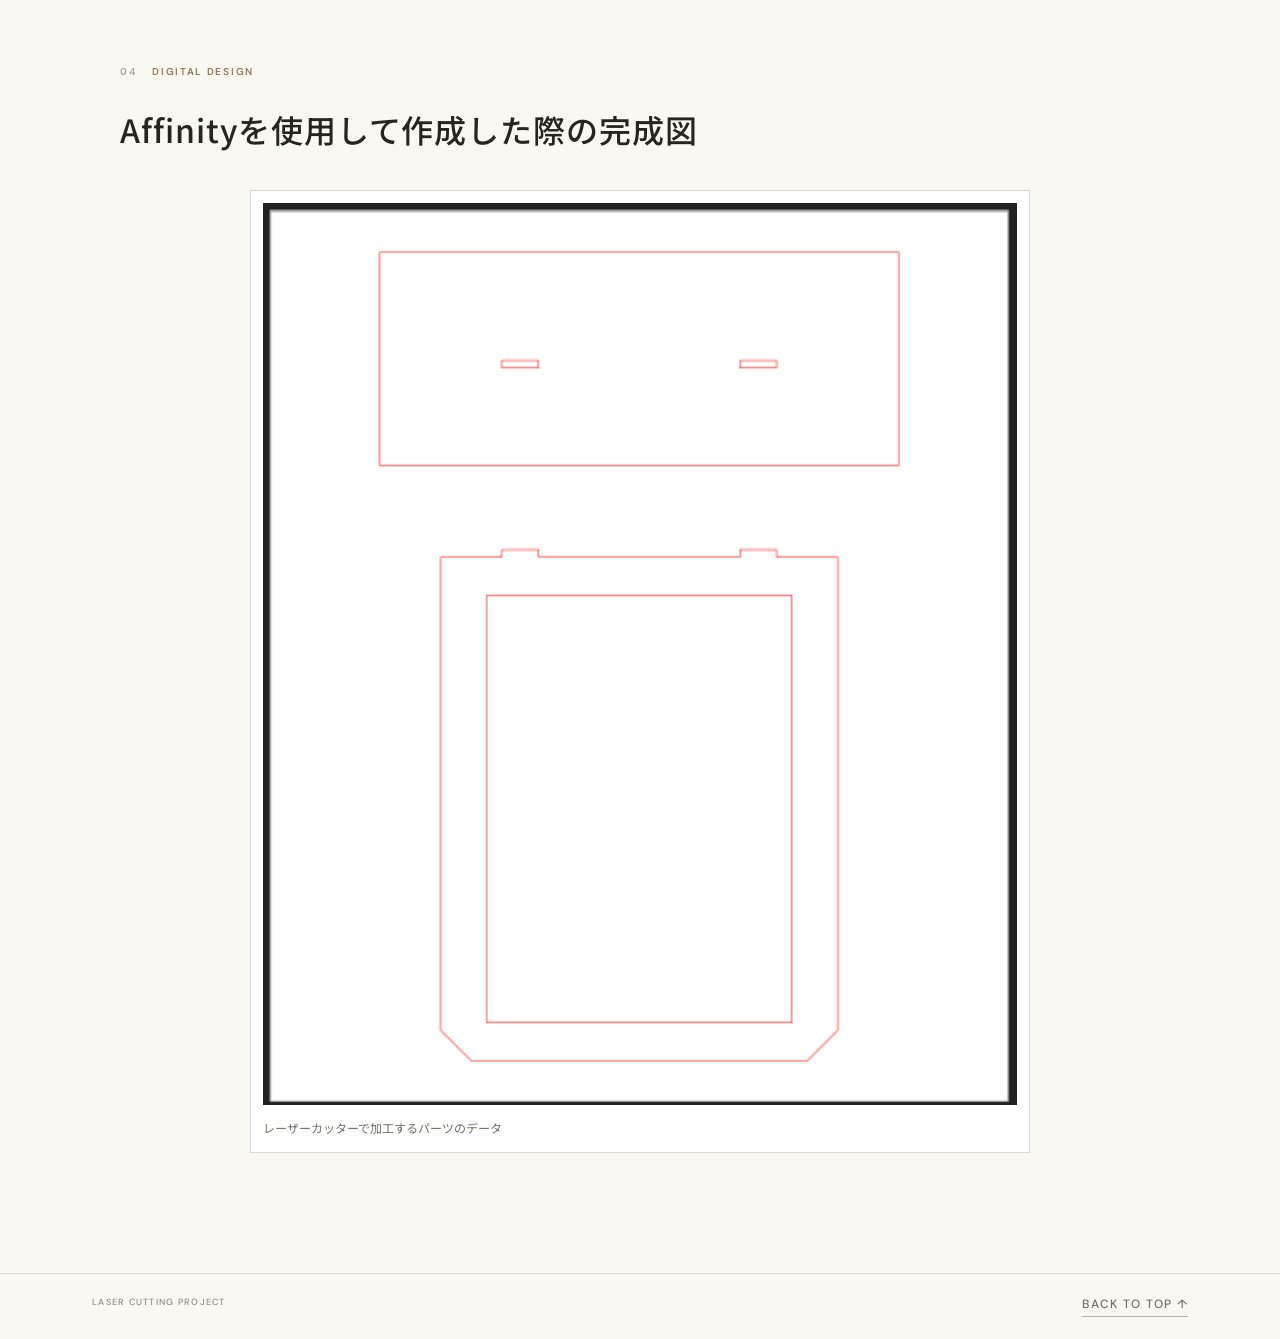
<file: digi_fab/laser-cutter/index.html>
<!doctype html>
<html lang="ja">
<head>
  <meta charset="utf-8">
  <meta name="viewport" content="width=device-width, initial-scale=1">
  <meta name="description" content="レーザーカッターで制作した、目標を立てるための組み立て式スタンドの紹介。">
  <title>レーザーカッターの作品制作</title>
  <link rel="stylesheet" href="style.css">
</head>
<body>
  <header class="site-header">
    <a class="brand" href="../index.html" aria-label="演習ノート一覧へ戻る">XBP<span>.</span></a>
    <a class="back-link" href="../index.html">演習ノート一覧へ戻る ↗</a>
  </header>

  <main id="top">
    <section class="hero">
      <p class="eyebrow">LASER CUTTING PROJECT <span>— 02</span></p>
      <h1>レーザーカッターの<br><em>作品制作</em></h1>
      <p class="hero-lead">目標を立てる時間を、<br>毎日のデスクに。</p>
      <div class="hero-image">
        <img src="assets/finished-01.webp" alt="組み立て式の目標スタンドを横から見た完成写真">
        <span>FINISHED OBJECT / 01</span>
      </div>
    </section>

    <section class="story section-width" id="reason">
      <div class="section-label"><span>01</span> WHY I MADE IT</div>
      <h2>この作品を作った理由</h2>
      <p>日頃、目標を立てる際に適当な付箋に貼ったり、変な紙切れに書いたりしていました。そんな怠惰で適当な生活をしている自分を改善するために、組み立て式で、作業や配信などをしているデスクに置ける、モチベーションにつながる目標立てを作りたいと思いました。</p>
    </section>

    <section class="gallery section-width" id="finished">
      <div class="section-label"><span>02</span> FINISHED OBJECT</div>
      <h2>完成図</h2>
      <div class="photo-grid">
        <figure><img src="assets/finished-01.webp" alt="目標スタンドを横から見た写真"><figcaption>01 — 横から見た形</figcaption></figure>
        <figure><img src="assets/finished-02.webp" alt="組み立てた目標スタンドを正面から見た写真"><figcaption>02 — 組み立てた状態</figcaption></figure>
        <figure><img src="assets/finished-03.webp" alt="目標スタンドのパーツを並べた写真"><figcaption>03 — 組み立て前のパーツ</figcaption></figure>
      </div>
    </section>

    <section class="sketch-section" id="sketch">
      <div class="section-width sketch-layout">
        <div>
          <div class="section-label"><span>03</span> FIRST IDEA</div>
          <h2>スケッチ</h2>
          <p>目標を書いた紙を立てて、デスクに置ける形を考えました。パーツを組み合わせて使う構造をスケッチしました。</p>
        </div>
        <figure><img src="assets/sketch.webp" alt="目標を立てるスタンドの手描きスケッチ"><figcaption>アイデアを描いた初期スケッチ</figcaption></figure>
      </div>
    </section>

    <section class="design section-width" id="affinity">
      <div class="section-label"><span>04</span> DIGITAL DESIGN</div>
      <h2>Affinityを使用して作成した際の完成図</h2>
      <figure class="design-image"><img src="assets/affinity-design.png" alt="Affinityで作成したレーザーカッター用データ"><figcaption>レーザーカッターで加工するパーツのデータ</figcaption></figure>
    </section>
  </main>

  <footer><span>LASER CUTTING PROJECT</span><a href="#top">BACK TO TOP ↑</a></footer>
</body>
</html>
</file>
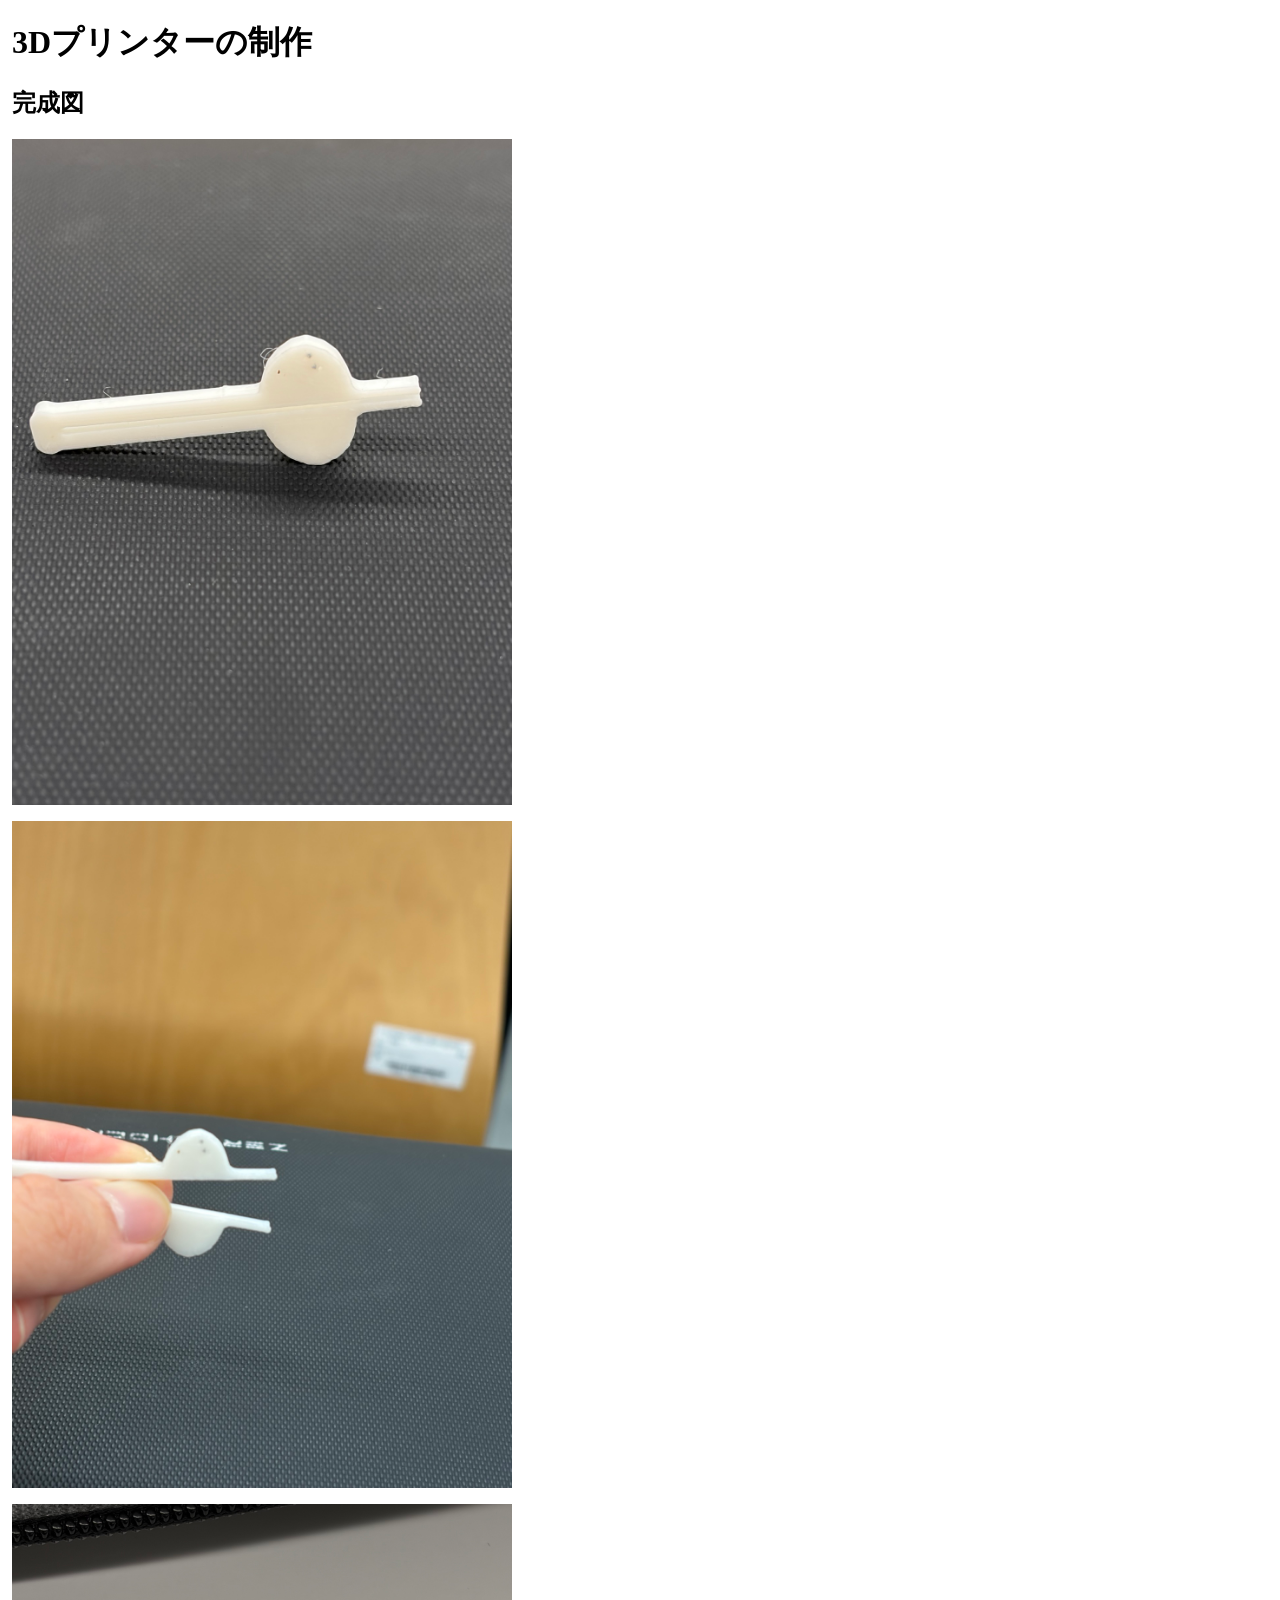
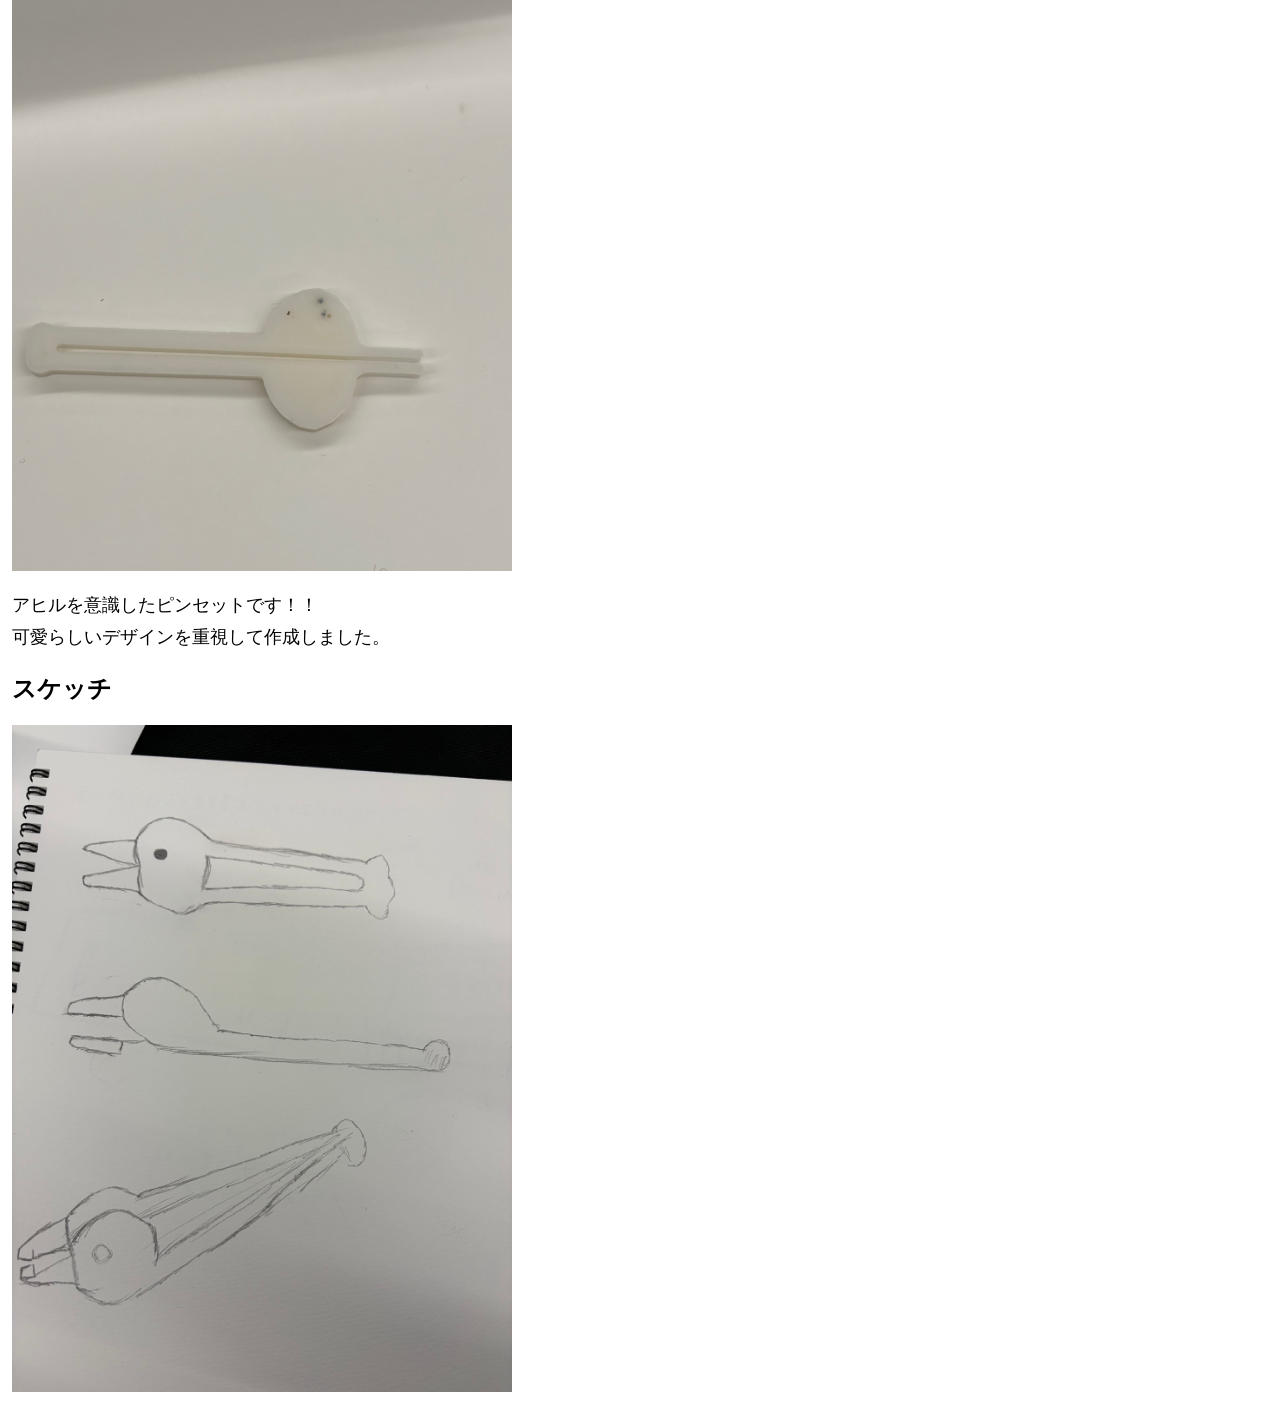
<file: digi_fab/3Dプリンティング/hiragana-tweezer-site/index.html>
<!DOCTYPE html>
<html lang="ja">
<head>
  <meta charset="UTF-8">
  <meta name="viewport" content="width=device-width, initial-scale=1">
  <title>3Dプリンター</title>
  <style>
    body {
      margin: 12px;
      color: black;
      background: white;
    }

    img {
      display: block;
      width: 500px;
      max-width: 100%;
      height: auto;
      margin-bottom: 16px;
    }

    p {
      font-size: 18px;
      line-height: 1.8;
    }
  </style>
</head>
<body>
  <h1>3Dプリンターの制作</h1>

  <h2>完成図</h2>
  <img src="assets/photo1.jpg" alt="アヒル型ピンセットの完成写真1">
  <img src="assets/photo2.jpg" alt="アヒル型ピンセットの完成写真2">
  <img src="assets/photo3.jpg" alt="アヒル型ピンセットの完成写真3">

  <p>
    アヒルを意識したピンセットです！！<br>
    可愛らしいデザインを重視して作成しました。
  </p>

  <h2>スケッチ</h2>
  <img src="assets/sketch.jpg" alt="アヒル型ピンセットのスケッチ">
</body>
</html>
</file>
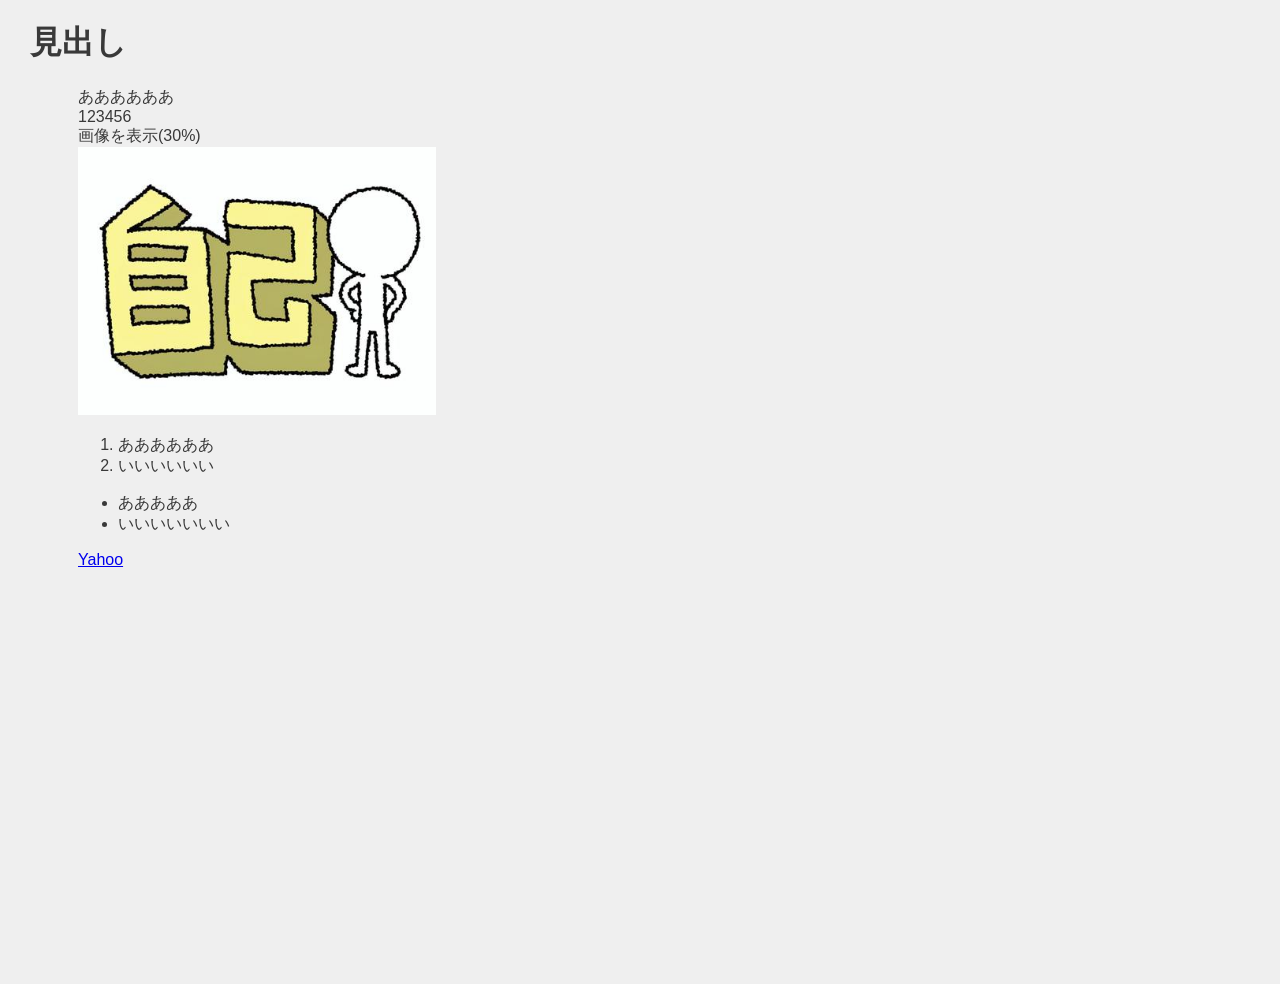
<file: de12/1html.html>
<!DOCTYPE html>
<html lang="jp">
<head>
    <!-- ⑥↓タイトルを変えてみよう -->
    <title>ゆーひ</title>
    <link rel="stylesheet" href="./css/style.css">
    <!-- h1.htmlからある行をコピペしてくればOK -->
</head>
<body>
    <h1>見出し</h1>
    <!-- 塊ごとにdivタグで区切るようにしましょう。 -->
    <div>
         <!-- ①↓に
                    
     
    
                    字を書いてみよう -->
 ああああああ<br>
 123456<br>
 画像を表示(30%)<br>
 <img src="./images/394a23f622378dfddf743f830d5dc1d3_t.jpeg" width="30%"><br>
         <ol>
                        <li>ああああああ</li>
                        <li>いいいいいい</li>
                    </ol><!-- ②↓に画像（imagesフォルダにあるtest.png）を挿入してみよう -->
<ul>
                        <li>あああああ</li>
                        <li>いいいいいいい</li>
                    </ul>
         <!-- ③↓に箇条書きをしてみよう -->
<a href="https://www.yahoo.co.jp/" target="_blank">Yahoo</a><br>
         <!-- ④↓に外部リンクを作ってみよう -->

    </div>
<div class="video"><iframe width="560" height="315" src="https://www.youtube.com/embed/6ckQoumDvGs?si=HwdtOo7Sqa_aetC4" title="YouTube video player" frameborder="0" allow="accelerometer; autoplay; clipboard-write; encrypted-media; gyroscope; picture-in-picture; web-share" referrerpolicy="strict-origin-when-cross-origin" allowfullscreen></iframe></div>
</body>
</html>
</file>
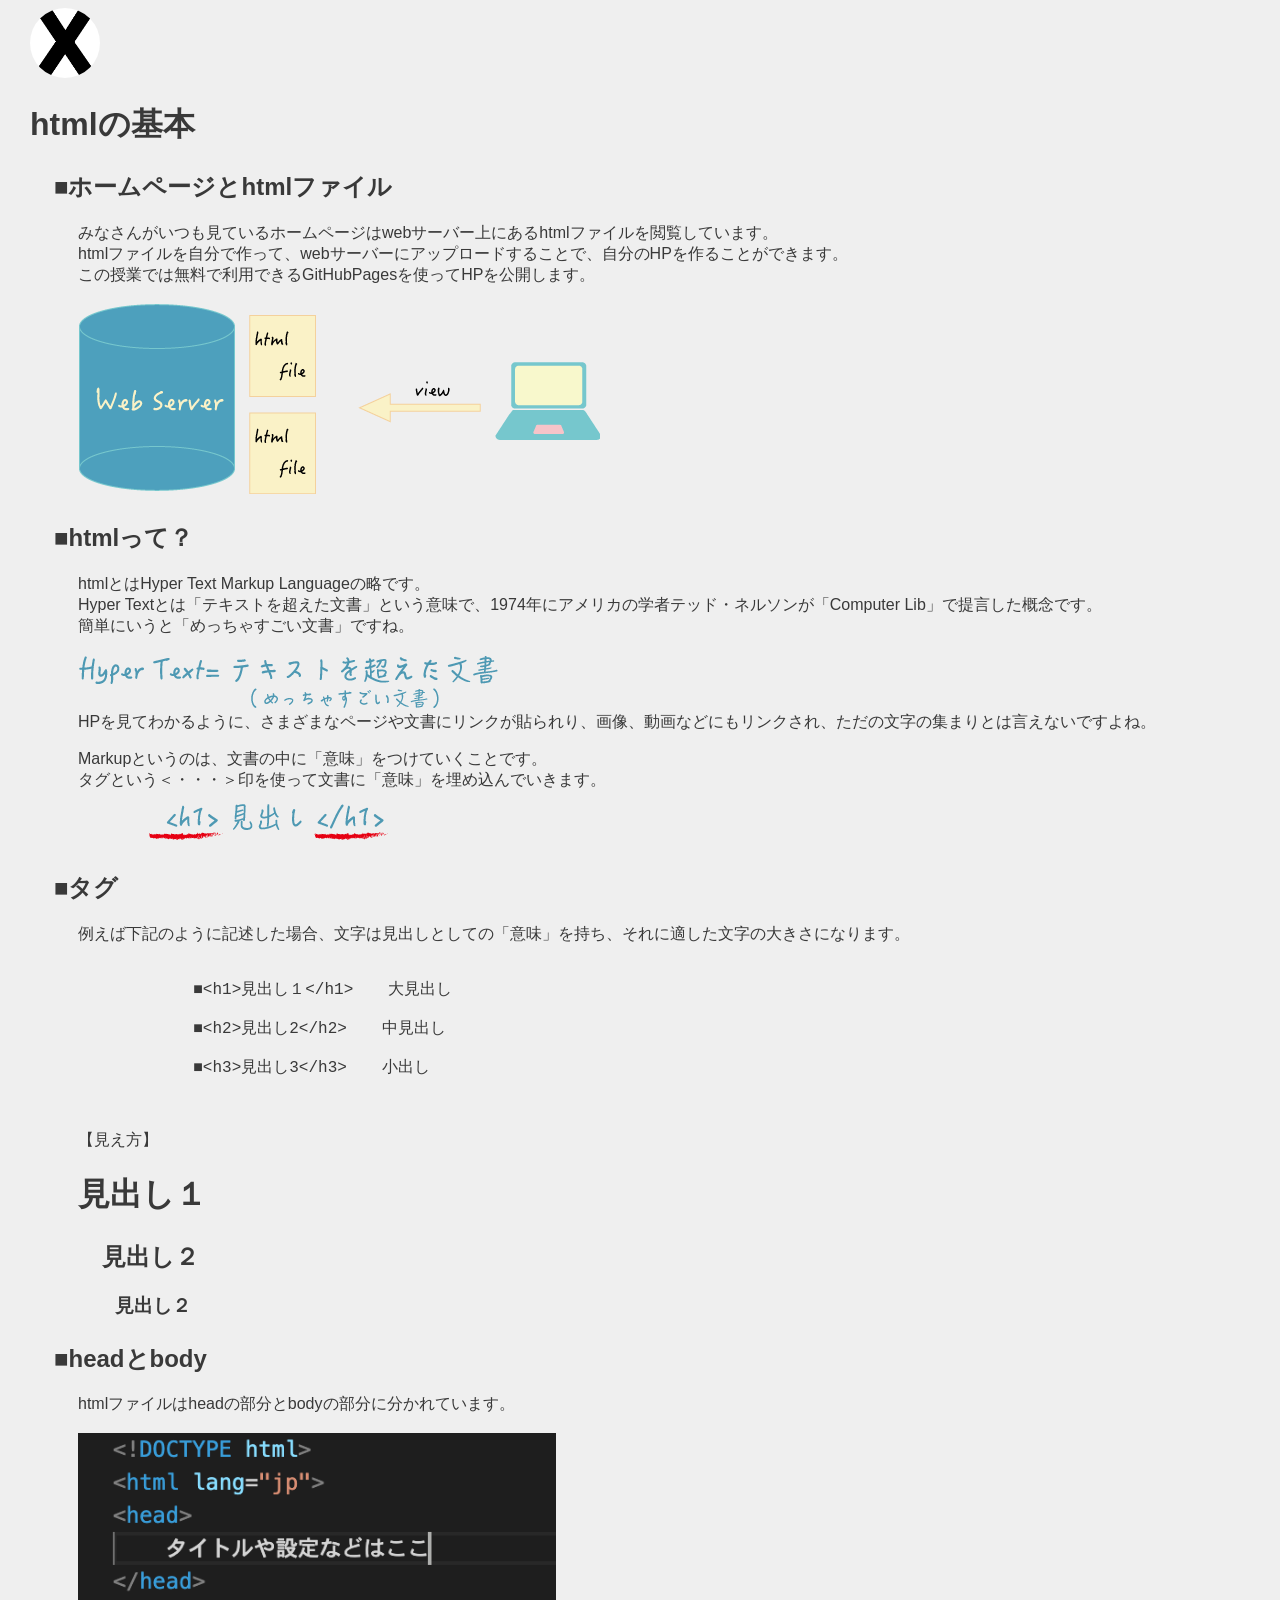
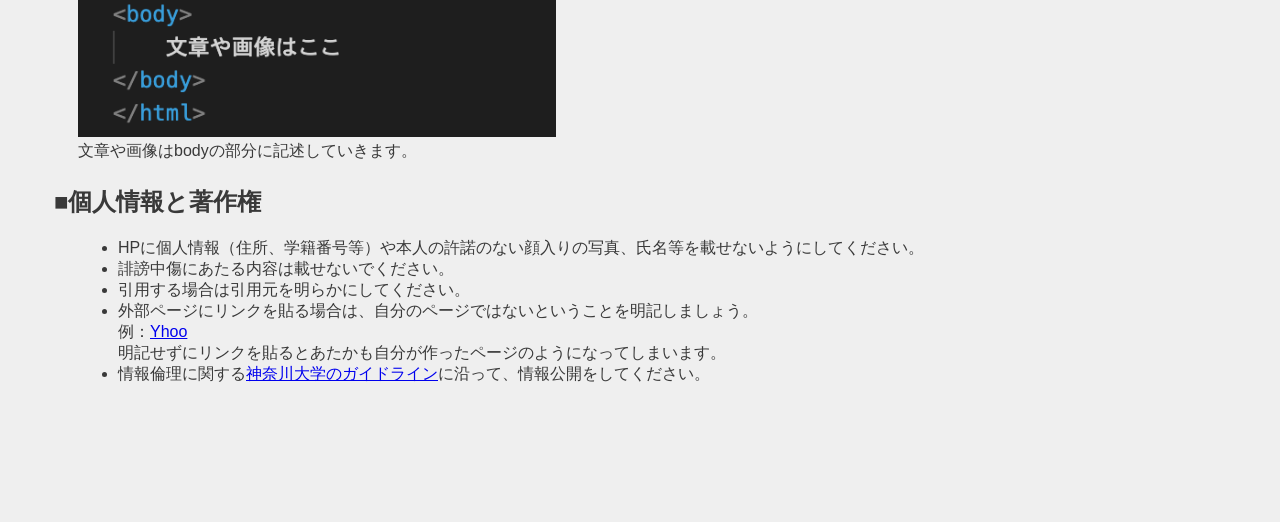
<file: de12/hp1.html>
<!DOCTYPE html>
<html lang="jp">
<head>
    <meta charset="UTF-8">
    <title>html_1</title>
    <link rel="stylesheet" href="./css/style.css">
    <link rel="shortcut icon" href="./images/xbp.ico">
</head>
<body>
    <logotohome>
    <a href="../index.html"><img src="./images/0_XBlogo.png" ></a>
    </logotohome>


    <h1>htmlの基本</h1>
    <h2>■ホームページとhtmlファイル</h2>
        <div>
            みなさんがいつも見ているホームページはwebサーバー上にあるhtmlファイルを閲覧しています。<br>
            htmlファイルを自分で作って、webサーバーにアップロードすることで、自分のHPを作ることができます。<br>
            この授業では無料で利用できるGitHubPagesを使ってHPを公開します。<br><br>
            <img src="./images/webserver_html.png">
        </div>
    <h2>■htmlって？</h2>
    <div>
        htmlとはHyper Text Markup Languageの略です。<br>
        Hyper Textとは「テキストを超えた文書」という意味で、1974年にアメリカの学者テッド・ネルソンが「Computer Lib」で提言した概念です。<br>
        簡単にいうと「めっちゃすごい文書」ですね。<br><br>
        <img src="./images/hypertxt.png"><br>
        HPを見てわかるように、さまざまなページや文書にリンクが貼られり、画像、動画などにもリンクされ、ただの文字の集まりとは言えないですよね。
    </div>
    <div>
        
        Markupというのは、文書の中に「意味」をつけていくことです。<br>
        タグという＜・・・＞印を使って文書に「意味」を埋め込んでいきます。<br>
        <img src="./images/tag.png">

    </div>
    


    <h2>■タグ</h2>
    <div>
        例えば下記のように記述した場合、文字は見出しとしての「意味」を持ち、それに適した文字の大きさになります。<br>
        <xmp>
            ■<h1>見出し１</h1>    大見出し
    
            ■<h2>見出し2</h2>    中見出し
    
            ■<h3>見出し3</h3>    小出し
    
        </xmp>
        【見え方】
        <h1>見出し１</h1>
        <h2>見出し２</h2>
        <h3>見出し２</h3>

    </div>
    
    <h2>■headとbody</h2>
    <div>
    htmlファイルはheadの部分とbodyの部分に分かれています。<br><br>
        <img src="./images/htmlbasic.png" width="40%">
        <br>
        文章や画像はbodyの部分に記述していきます。
    </div>

    <h2>■個人情報と著作権</h2>
    <div>
        <ul>
            <li>HPに個人情報（住所、学籍番号等）や本人の許諾のない顔入りの写真、氏名等を載せないようにしてください。</li>
            <li>誹謗中傷にあたる内容は載せないでください。</li>
            <li>引用する場合は引用元を明らかにしてください。</li>
            <li>外部ページにリンクを貼る場合は、自分のページではないということを明記しましょう。<br>例：<a href="https://www.yahoo.co.jp/">Yhoo</a><br>
            明記せずにリンクを貼るとあたかも自分が作ったページのようになってしまいます。 </li>
            <li>情報倫理に関する<a href="https://www.kanagawa-u.ac.jp/sns/guideline/" target="_blank">神奈川大学のガイドライン</a>に沿って、情報公開をしてください。</li>
        </ul>
    
    </div>






    
<br>
<br>


</body>
</html>
</file>
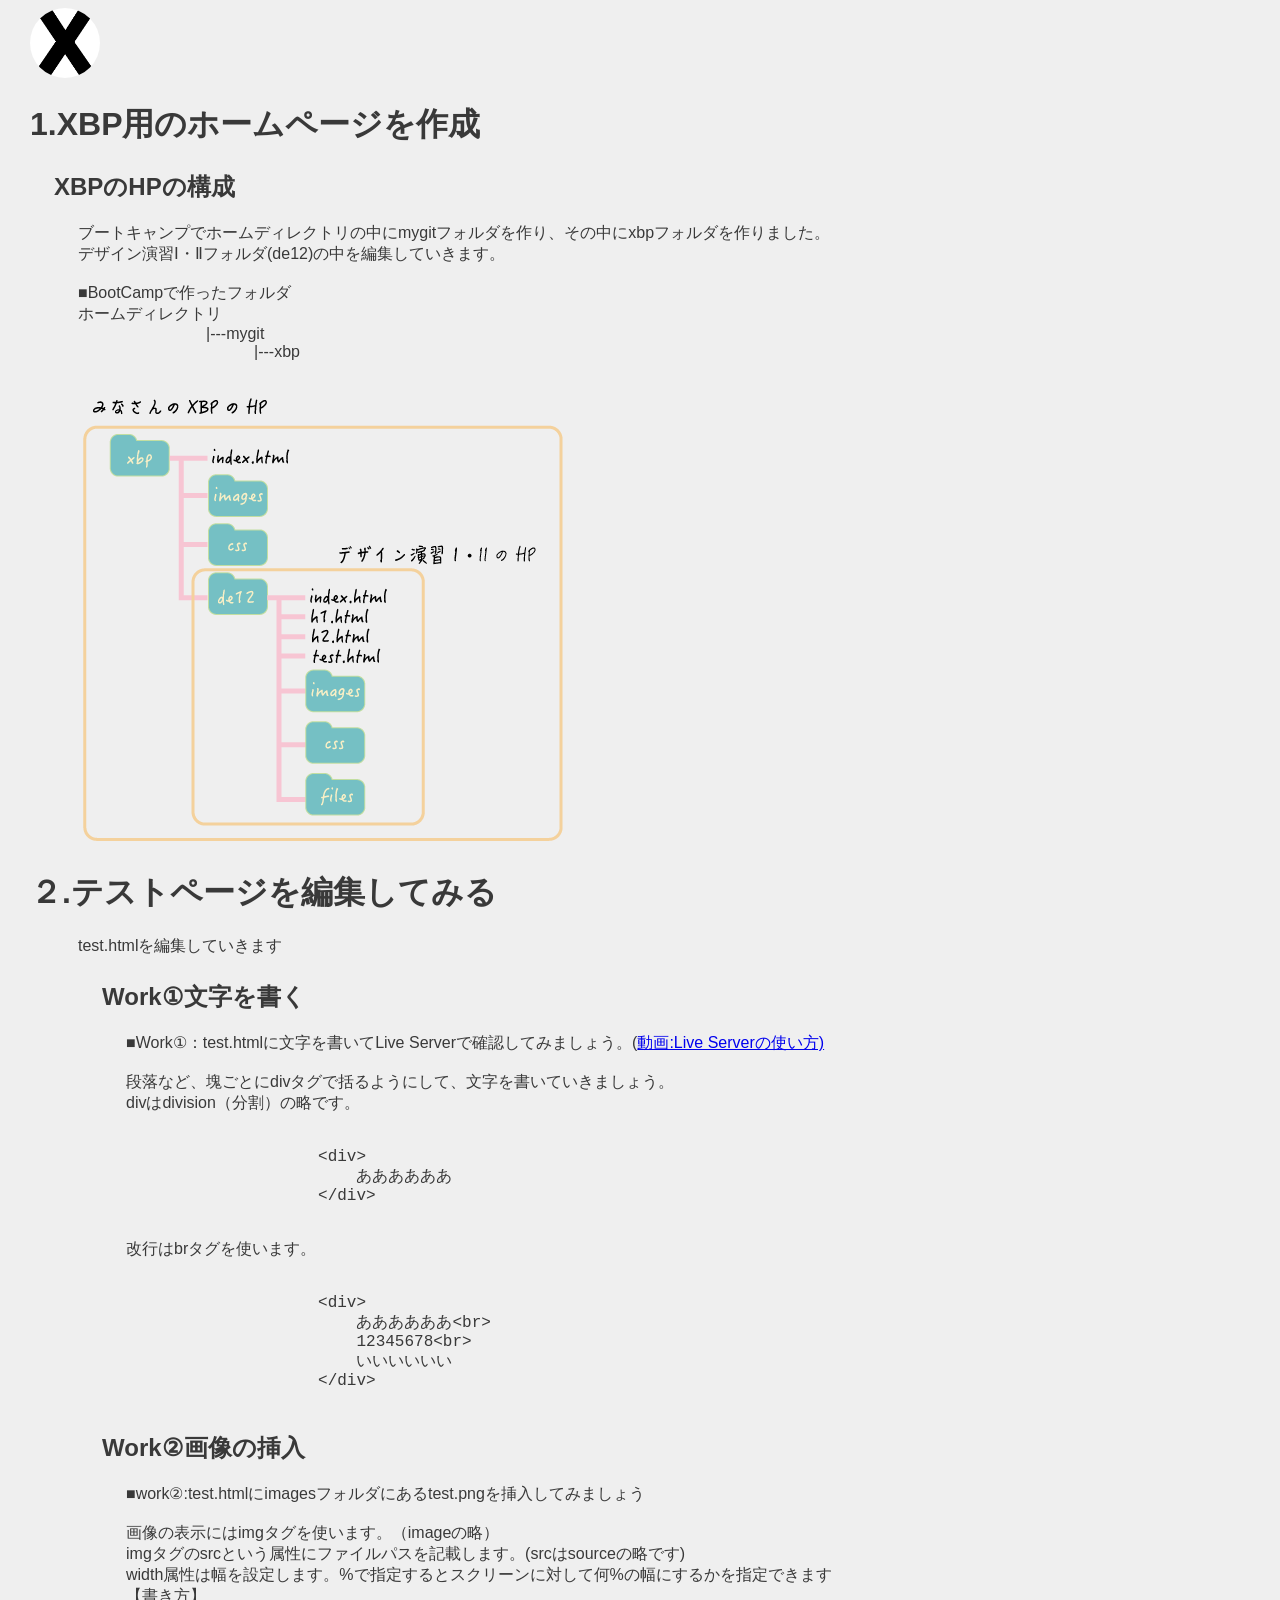
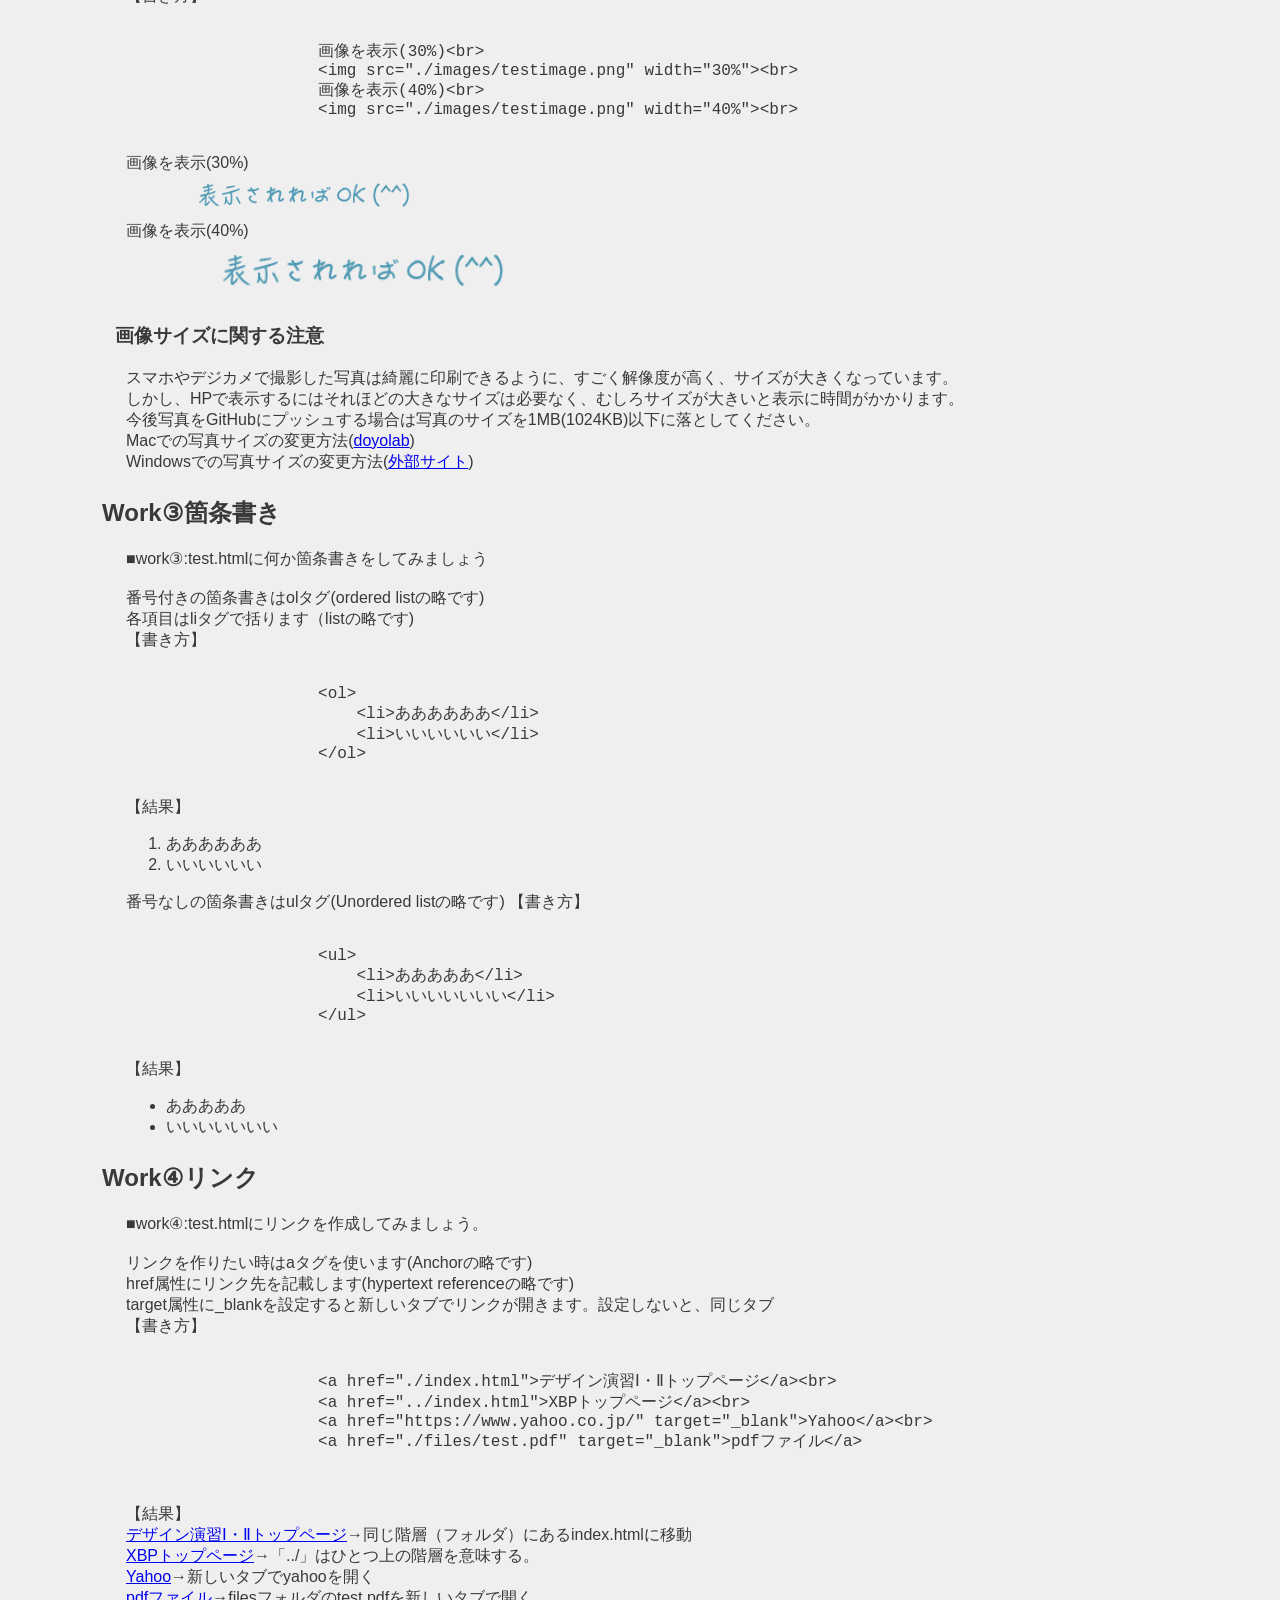
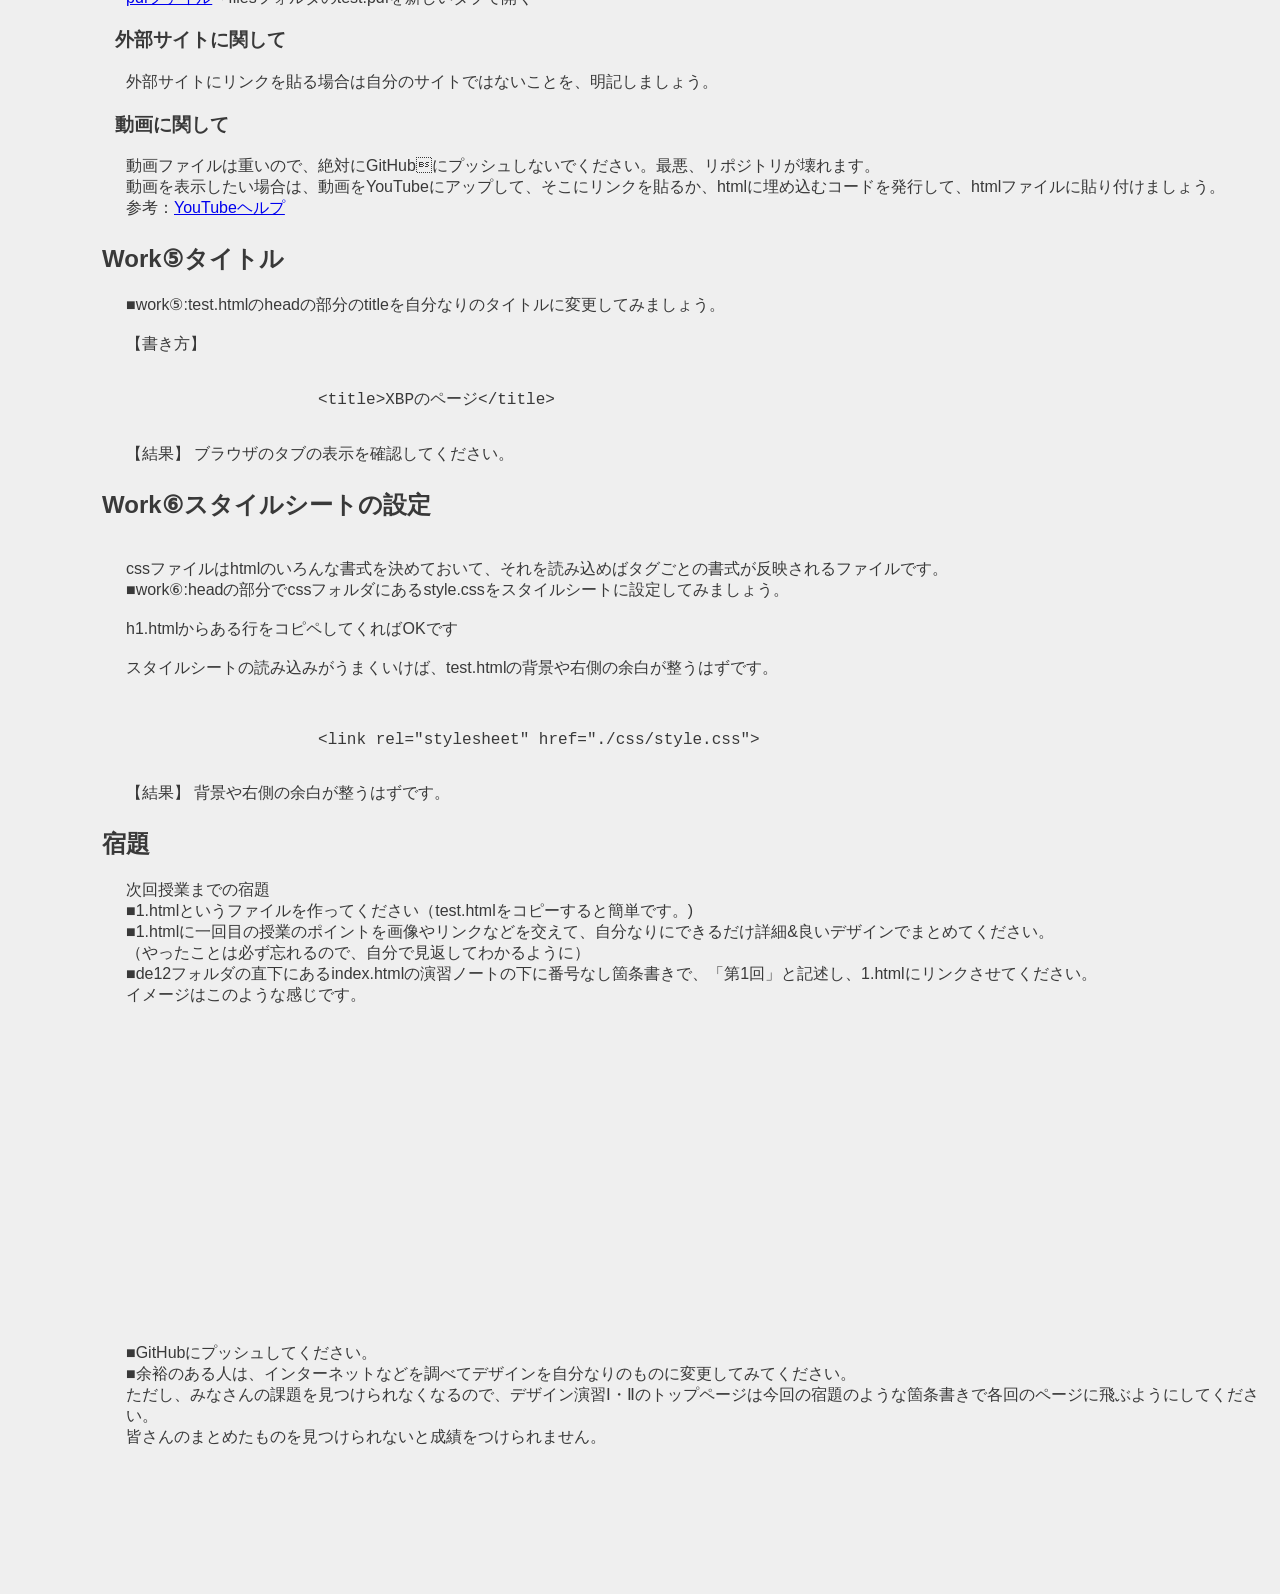
<file: de12/hp2.html>
<!DOCTYPE html>
<html lang="jp">
<head>
    <meta charset="UTF-8">
    <title>html_2</title>
    <link rel="stylesheet" href="./css/style.css">
    <link rel="shortcut icon" href="./images/xbp.ico">
</head>
<body>
    <logotohome>
    <a href="../index.html"><img src="./images/0_XBlogo.png" alt=""></a>
    </logotohome>

    
    <h1>1.XBP用のホームページを作成</h1>
        <h2>XBPのHPの構成</h2>
        <div>
            ブートキャンプでホームディレクトリの中にmygitフォルダを作り、その中にxbpフォルダを作りました。<br>
            デザイン演習Ⅰ・Ⅱフォルダ(de12)の中を編集していきます。<br><br>

            ■BootCampで作ったフォルダ<br>
            ホームディレクトリ<br>
            &emsp;&emsp;&emsp;&emsp;&emsp;&emsp;&emsp;&emsp;|---mygit<br>
            &emsp;&emsp;&emsp;&emsp;&emsp;&emsp;&emsp;&emsp;&emsp;&emsp;&emsp;|---xbp<br><br><br>
            
            
            <img src="images/samplefolder1.png">
                        
            
        </div>
       

    <h1>２.テストページを編集してみる</h1>
    <div>test.htmlを編集していきます
        <h2>Work①文字を書く</h2>
            <div>
                ■Work①：test.htmlに文字を書いてLive Serverで確認してみましょう。(<a href="https://youtu.be/DpFo8xBrLMc">動画:Live Serverの使い方)</a><br><br>
                段落など、塊ごとにdivタグで括るようにして、文字を書いていきましょう。<br>
                divはdivision（分割）の略です。<br>
                <xmp>
                    <div>
                        ああああああ
                    </div>
                </xmp>
                改行はbrタグを使います。
                <xmp>
                    <div>
                        ああああああ<br>
                        12345678<br>
                        いいいいいい
                    </div>
                </xmp>
            </div>
            <h2>Work②画像の挿入</h2>
            <div>
                ■work②:test.htmlにimagesフォルダにあるtest.pngを挿入してみましょう<br><br>
                画像の表示にはimgタグを使います。（imageの略）<br>
                imgタグのsrcという属性にファイルパスを記載します。(srcはsourceの略です)<br>
                width属性は幅を設定します。%で指定するとスクリーンに対して何%の幅にするかを指定できます<br>
                【書き方】
                <xmp>
                    画像を表示(30%)<br>
                    <img src="./images/testimage.png" width="30%"><br>
                    画像を表示(40%)<br>
                    <img src="./images/testimage.png" width="40%"><br>
                </xmp>

            </div>
            <div>
            画像を表示(30%)<br>
            <img src="./images/testimage.png" width="30%"><br>
            画像を表示(40%)<br>
            <img src="./images/testimage.png" width="40%"><br>
            
            </div>
            <h3>画像サイズに関する注意</h3>
            <diV>
                スマホやデジカメで撮影した写真は綺麗に印刷できるように、すごく解像度が高く、サイズが大きくなっています。<br>
                しかし、HPで表示するにはそれほどの大きなサイズは必要なく、むしろサイズが大きいと表示に時間がかかります。<br>
                今後写真をGitHubにプッシュする場合は写真のサイズを1MB(1024KB)以下に落としてください。<br>
                Macでの写真サイズの変更方法(<a href="https://doyodoyo.github.io/doyolab/03photomemo.html" target="_blank">doyolab</a>)<br>
                Windowsでの写真サイズの変更方法(<a href="https://office-hack.com/windows/windows10-image-resize/" target="_blank">外部サイト</a>)

            </diV>

            <h2>Work③箇条書き</h2>

            <div>
                ■work③:test.htmlに何か箇条書きをしてみましょう<br><br>
                番号付きの箇条書きはolタグ(ordered listの略です)<br>
                各項目はliタグで括ります（listの略です)<br>
                【書き方】
                <xmp>
                    <ol>
                        <li>ああああああ</li>
                        <li>いいいいいい</li>
                    </ol>
                </xmp>
                【結果】
                <ol>
                    <li>ああああああ</li>
                    <li>いいいいいい</li>
                </ol>
            </div>
            <div>
                番号なしの箇条書きはulタグ(Unordered listの略です)
                【書き方】
                <xmp>
                    <ul>
                        <li>あああああ</li>
                        <li>いいいいいいい</li>
                    </ul>
                </xmp>
                【結果】
                <ul>
                    <li>あああああ</li>
                    <li>いいいいいいい</li>
                </ul>

            </div>
            <h2>Work④リンク</h2>
            <div>
                ■work④:test.htmlにリンクを作成してみましょう。<br><br>
                リンクを作りたい時はaタグを使います(Anchorの略です)<br>
                href属性にリンク先を記載します(hypertext referenceの略です)<br>
                target属性に_blankを設定すると新しいタブでリンクが開きます。設定しないと、同じタブ<br>
                【書き方】
                <xmp>
                    <a href="./index.html">デザイン演習Ⅰ・Ⅱトップページ</a><br>
                    <a href="../index.html">XBPトップページ</a><br>
                    <a href="https://www.yahoo.co.jp/" target="_blank">Yahoo</a><br>
                    <a href="./files/test.pdf" target="_blank">pdfファイル</a>

                </xmp>
                【結果】<br>
                <a href="./index.html">デザイン演習Ⅰ・Ⅱトップページ</a>→同じ階層（フォルダ）にあるindex.htmlに移動<br>
                <a href="../index.html">XBPトップページ</a>→「../」はひとつ上の階層を意味する。<br>
                <a href="https://www.yahoo.co.jp/" target="_blank">Yahoo</a>→新しいタブでyahooを開く<br>
                <a href="./files/test.pdf" target="_blank">pdfファイル</a>→filesフォルダのtest.pdfを新しいタブで開く<br>
            </div>
            <h3>外部サイトに関して</h3>
            <div>
                外部サイトにリンクを貼る場合は自分のサイトではないことを、明記しましょう。
            </div>
            <h3>動画に関して</h3>
            <div>
            動画ファイルは重いので、絶対にGitHubにプッシュしないでください。最悪、リポジトリが壊れます。<br>
            動画を表示したい場合は、動画をYouTubeにアップして、そこにリンクを貼るか、htmlに埋め込むコードを発行して、htmlファイルに貼り付けましょう。<br>
            参考：<a href="https://support.google.com/youtube/answer/171780?hl=ja" target="_blank">YouTubeヘルプ</a>
            </div>
            <h2>Work⑤タイトル</h2>
            <div>
                ■work⑤:test.htmlのheadの部分のtitleを自分なりのタイトルに変更してみましょう。<br><br>
                【書き方】
                <xmp>
                    <title>XBPのページ</title>
                </xmp>
                【結果】
                ブラウザのタブの表示を確認してください。
            </div>

            <h2>Work⑥スタイルシートの設定</h2>
            <div>
                <br>cssファイルはhtmlのいろんな書式を決めておいて、それを読み込めばタグごとの書式が反映されるファイルです。<br>
                ■work⑥:headの部分でcssフォルダにあるstyle.cssをスタイルシートに設定してみましょう。<br><br>
                h1.htmlからある行をコピペしてくればOKです<br>
                
                <br>スタイルシートの読み込みがうまくいけば、test.htmlの背景や右側の余白が整うはずです。
                <br><br>
                <xmp>
                    <link rel="stylesheet" href="./css/style.css">
                </xmp>
                【結果】
                背景や右側の余白が整うはずです。
            </div>

            <h2>宿題</h2>
            <div>
                次回授業までの宿題<br>
                ■1.htmlというファイルを作ってください（test.htmlをコピーすると簡単です。)<br>
                ■1.htmlに一回目の授業のポイントを画像やリンクなどを交えて、自分なりにできるだけ詳細&良いデザインでまとめてください。<br>
                （やったことは必ず忘れるので、自分で見返してわかるように）<br>
                ■de12フォルダの直下にあるindex.htmlの演習ノートの下に番号なし箇条書きで、「第1回」と記述し、1.htmlにリンクさせてください。<br>
                
                イメージはこのような感じです。<br>
                <iframe width="560" height="315" src="https://www.youtube.com/embed/QmtEP_GOFp0" title="YouTube video player" frameborder="0" allow="accelerometer; autoplay; clipboard-write; encrypted-media; gyroscope; picture-in-picture" allowfullscreen></iframe>
                <br><br>
                ■GitHubにプッシュしてください。<br>

                ■余裕のある人は、インターネットなどを調べてデザインを自分なりのものに変更してみてください。<br>
                ただし、みなさんの課題を見つけられなくなるので、デザイン演習Ⅰ・Ⅱのトップページは今回の宿題のような箇条書きで各回のページに飛ぶようにしてください。<br>
                皆さんのまとめたものを見つけられないと成績をつけられません。
            </div>

    </div>
    
<br>
<br>


</body>
</html>
</file>
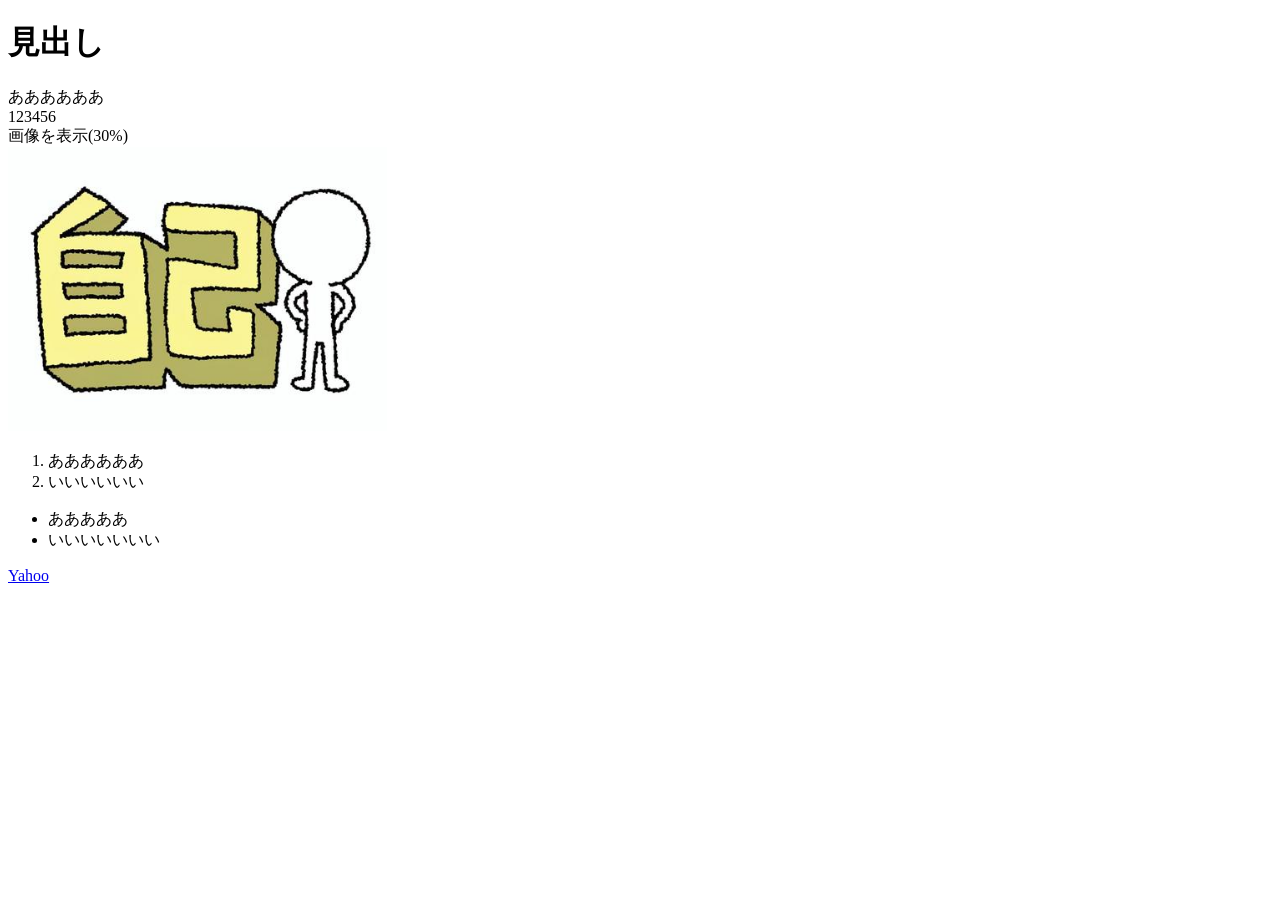
<file: de12/test.html>
<!DOCTYPE html>
<html lang="jp">
<head>
    <!-- ⑥↓タイトルを変えてみよう -->
    <title>ゆーひ</title>
    <!-- ⑤スタイルシートの設定をしよう -->
    <!-- h1.htmlからある行をコピペしてくればOK -->
</head>
<body>
    <h1>見出し</h1>
    <!-- 塊ごとにdivタグで区切るようにしましょう。 -->
    <div>
         <!-- ①↓に
                    
     
    
                    字を書いてみよう -->
 ああああああ<br>
 123456<br>
 画像を表示(30%)<br>
 <img src="./images/394a23f622378dfddf743f830d5dc1d3_t.jpeg" width="30%"><br>
         <ol>
                        <li>ああああああ</li>
                        <li>いいいいいい</li>
                    </ol><!-- ②↓に画像（imagesフォルダにあるtest.png）を挿入してみよう -->
<ul>
                        <li>あああああ</li>
                        <li>いいいいいいい</li>
                    </ul>
         <!-- ③↓に箇条書きをしてみよう -->
<a href="https://www.yahoo.co.jp/" target="_blank">Yahoo</a><br>
         <!-- ④↓に外部リンクを作ってみよう -->

    </div>
<div class="video"><iframe width="560" height="315" src="https://www.youtube.com/embed/6ckQoumDvGs?si=HwdtOo7Sqa_aetC4" title="YouTube video player" frameborder="0" allow="accelerometer; autoplay; clipboard-write; encrypted-media; gyroscope; picture-in-picture; web-share" referrerpolicy="strict-origin-when-cross-origin" allowfullscreen></iframe></div>
</body>
</html>
</file>
<file: de12/css/style.css>
@charset "utf-8";
/* 冒頭でimport */
@import url('https://fonts.googleapis.com/css?family=Raleway:700&display=swap');
@import url('https://fonts.googleapis.com/css?family=M+PLUS+Rounded+1c:400,700&display=swap&subset=japanese');
/* フォントを指定したいところで */

logo img{
    border-radius: 50%;
    width: 150px;
    height: 150px;
    object-fit: cover; /* 画像のトリミング */
}

logotohome img{
    border-radius: 70%;
    width: 70px;
    height: 70px;
    object-fit: cover; /* 画像のトリミング */
}



/* ========== common ========== */
html, body {
	font-size: 16px;
	font-family: sans-serif;
	color: #393939;
    margin-left: 15px;
    margin-bottom: 40px;
	background: #efefef;
}
h1{
    text-indent: 0em;
}
h2{
    margin-left: 1em;
    margin-top: 1em;
}
h3{
    margin-left: 2em;
}
div{
    margin-top: 1em;
    margin-left: 3em;
}
p{
    margin-left: 3em;
}
span.blackback{
    text-indent: 3em;
    background: #393939;
    color: #efefef;
}
</file>
<file: digi_fab/css/style.css>
@charset "utf-8";
/* 冒頭でimport */
@import url('https://fonts.googleapis.com/css?family=Raleway:700&display=swap');
@import url('https://fonts.googleapis.com/css?family=M+PLUS+Rounded+1c:400,700&display=swap&subset=japanese');
/* フォントを指定したいところで */

logo img{
    border-radius: 50%;
    width: 150px;
    height: 150px;
    object-fit: cover; /* 画像のトリミング */
}

logotohome img{
    border-radius: 70%;
    width: 70px;
    height: 70px;
    object-fit: cover; /* 画像のトリミング */
}



/* ========== common ========== */
html, body {
	font-size: 16px;
	font-family: sans-serif;
	color: #393939;
    margin-left: 15px;
    margin-bottom: 40px;
	background: #efefef;
}
h1{
    text-indent: 0em;
}
h2{
    margin-left: 1em;
    margin-top: 1em;
}
h3{
    margin-left: 2em;
}
div{
    margin-top: 1em;
    margin-left: 3em;
}
p{
    margin-left: 3em;
}
span.blackback{
    text-indent: 3em;
    background: #393939;
    color: #efefef;
}
</file>
<file: de12/de12-pos-analysis/style.css>
@import url('https://fonts.googleapis.com/css2?family=DM+Sans:wght@500;600;700;800&family=Noto+Sans+JP:wght@400;500;600;700;800;900&display=swap');
:root{--ink:#202c39;--navy:#17324d;--paper:#f4f1ea;--muted:#6e7781;--accent:#c16d47;--olive:#78825b;--line:#e5e0d8}*{box-sizing:border-box}html{scroll-behavior:smooth}body{margin:0;color:var(--ink);background:var(--paper);font-family:"DM Sans","Noto Sans JP",sans-serif}.topbar,footer{display:flex;justify-content:space-between;align-items:center;padding:20px clamp(20px,6vw,88px);font-size:12px;font-weight:700;letter-spacing:.08em;border-bottom:1px solid var(--line)}.topbar a,footer a{color:inherit;text-decoration:none;letter-spacing:0}.topbar span,footer span{color:var(--muted);font-size:10px;letter-spacing:.16em}.hero{position:relative;overflow:hidden;padding:clamp(70px,11vw,130px) clamp(24px,10vw,150px) 76px;background:#e7e1d5}.eyebrow,.heading small{color:var(--accent);font-size:11px;font-weight:800;letter-spacing:.18em}.hero h1{position:relative;z-index:1;margin:22px 0;font-size:clamp(54px,9vw,116px);font-weight:900;line-height:.95;letter-spacing:-.07em;color:var(--navy)}.hero h1 span{color:var(--olive)}.lead{max-width:540px;font-size:16px;line-height:2;font-weight:500}.scope{margin:20px 0 26px;color:#5c6268;font-size:13px}.button{display:inline-block;padding:13px 20px;border-radius:3px;background:var(--navy);color:white;text-decoration:none;font-size:13px;font-weight:700}.hero-mark{position:absolute;right:8vw;bottom:20px;color:rgba(120,130,91,.15);font-size:clamp(100px,22vw,290px);font-weight:800;line-height:.8;letter-spacing:-.1em}.metrics{display:grid;grid-template-columns:repeat(4,1fr);gap:1px;background:#d9d3c9;border-bottom:1px solid #d9d3c9}.metrics article{padding:26px clamp(14px,3vw,42px);background:#fbfaf7}.metrics span,.customer-cards span{display:block;color:var(--muted);font-size:12px}.metrics strong{display:block;margin-top:8px;color:var(--navy);font-size:clamp(20px,3vw,31px);font-weight:800}.section{padding:90px clamp(20px,8vw,120px)}.section.dark{background:var(--ink);color:#f7f4ed}.heading{max-width:720px;margin-bottom:32px}.heading h2{margin:12px 0;font-size:clamp(32px,5vw,54px);font-weight:900;letter-spacing:.02em}.heading p{color:var(--muted);font-size:14px;line-height:1.9}.dark .heading p{color:#c6cbd0}.chart-card{padding:20px clamp(10px,3vw,34px);background:white;border:1px solid var(--line);border-radius:4px;overflow:hidden}.dark .chart-card{background:#fcfbf8;color:var(--ink)}svg{display:block;width:100%;height:auto;overflow:visible;font-family:Arial,"Noto Sans JP",sans-serif}.axis-label{font-size:12px;fill:#6e7781}.row-label{font-size:14px;fill:#26384a}.value-label{font-size:13px;fill:#26384a}.chart-note{padding:0 12px 12px;color:var(--muted);font-size:12px;line-height:1.8}.month-table{margin-top:24px;background:white;border:1px solid var(--line);font-size:12px}.table-head,.table-row{display:grid;grid-template-columns:.55fr 1.1fr .8fr .7fr 1fr;gap:10px;padding:12px 16px}.table-head{background:var(--navy);color:white;font-weight:700}.table-row{border-top:1px solid var(--line)}.table-row span:not(:first-child){text-align:right}.finding{margin:22px 0;padding:18px 20px;border-left:4px solid var(--accent);background:rgba(255,255,255,.08);font-size:14px;line-height:1.9}.table-wrap{overflow:auto;background:white;color:var(--ink)}table{width:100%;border-collapse:collapse;font-size:13px}th,td{padding:12px 16px;text-align:left;border-bottom:1px solid var(--line)}th{background:#f0ece5;color:var(--navy)}.customer-cards{display:grid;grid-template-columns:repeat(3,1fr);gap:14px;margin-top:22px}.customer-cards article{padding:20px;background:#fff;border:1px solid var(--line)}.customer-cards strong{display:block;margin:8px 0;color:var(--navy);font-size:24px}.customer-cards small{color:var(--muted);font-size:11px}.insight{padding:18px 20px;background:#e9e3d8;font-size:14px;line-height:2}.two-col{display:grid;grid-template-columns:1fr 1fr;gap:18px;margin-top:20px}.two-col>div{padding:20px;background:#2b3946}.two-col h3{margin:0 0 10px;color:#e6bc89;font-size:17px}.two-col p{margin:0;color:#e1e4e6;font-size:13px;line-height:1.9}.method{padding:58px clamp(20px,8vw,120px);background:#e7e1d5}.method h2{margin:0 0 12px;color:var(--navy);font-size:24px}.method p{max-width:880px;color:#555f68;font-size:13px;line-height:1.9}footer{border:0}@media(max-width:720px){.metrics{grid-template-columns:repeat(2,1fr)}.section{padding:65px 18px}.hero{padding:72px 24px 65px}.customer-cards{grid-template-columns:1fr}.two-col{grid-template-columns:1fr}.table-head,.table-row{grid-template-columns:.5fr 1fr .7fr .55fr 1fr;padding:10px 8px;font-size:10px}.chart-card{padding:16px 10px}.row-label{font-size:12px}.value-label{font-size:11px}}
</file>
<file: digi_fab/design-for-others/style.css>
@import url('https://fonts.googleapis.com/css2?family=DM+Sans:wght@500;600;700;800&family=Noto+Sans+JP:wght@400;500;600;700;800;900&display=swap');

:root { --ink:#25221f; --paper:#f5f1e9; --cream:#e8dfd1; --orange:#bf633f; --olive:#64684b; }
* { box-sizing:border-box; }
html { scroll-behavior:smooth; }
body { margin:0; color:var(--ink); background:var(--paper); font-family:"DM Sans","Noto Sans JP",sans-serif; }
a { color:inherit; }
.site-header { display:flex; justify-content:space-between; align-items:center; padding:22px clamp(22px,6vw,88px); border-bottom:1px solid #d8d0c4; font-size:12px; font-weight:700; letter-spacing:.12em; }
.back-link { text-decoration:none; letter-spacing:0; }
.header-label,.eyebrow,.section-number,.card-caption>span,.finding-title>span,footer span { font-family:"DM Sans",sans-serif; letter-spacing:.15em; font-weight:800; }
.hero { min-height:560px; padding:clamp(72px,12vw,150px) clamp(24px,11vw,160px) 76px; position:relative; overflow:hidden; background:var(--cream); }
.eyebrow { margin:0 0 20px; color:var(--orange); font-size:12px; }
h1 { position:relative; z-index:1; margin:0; font-family:"DM Sans","Noto Sans JP",sans-serif; font-weight:800; font-size:clamp(68px,11vw,150px); line-height:.79; letter-spacing:-.075em; }
h1 span { color:var(--olive); }
.hero-copy { max-width:450px; margin:34px 0 24px; font-size:15px; line-height:2; font-weight:500; }
.scroll-link { display:inline-flex; gap:24px; align-items:center; padding-bottom:8px; border-bottom:1px solid var(--ink); font-size:13px; text-decoration:none; font-weight:700; }
.scroll-link span { color:var(--orange); font-size:20px; }
.hero-stamp { position:absolute; right:clamp(24px,11vw,160px); bottom:34px; color:rgba(100,104,75,.18); font-size:clamp(150px,26vw,340px); line-height:.8; font-weight:800; letter-spacing:-.1em; }
.section { padding:100px clamp(22px,9vw,130px); }
.section-heading { max-width:700px; margin-bottom:42px; }
.section-number { margin:0 0 14px; color:var(--orange); font-size:11px; }
.section-heading h2 { margin:0 0 12px; font-size:clamp(34px,5vw,58px); line-height:1.2; font-weight:900; letter-spacing:.02em; }
.section-heading>p:last-child { margin:0; color:#6b655d; font-size:14px; line-height:1.9; }
.observation-grid { display:grid; grid-template-columns:repeat(2,minmax(0,1fr)); gap:24px; }
.observation-card { background:#fffdf9; border:1px solid #e4ddd2; }
.image-frame { padding:14px; background:#e8e1d7; }
.observation-card img { display:block; width:100%; height:390px; object-fit:contain; background:#fff; }
.card-caption { padding:22px 24px 26px; }
.card-caption>span,.finding-title>span { color:var(--orange); font-size:10px; }
.card-caption h3,.finding-title h3 { margin:8px 0; font-size:20px; line-height:1.5; font-weight:800; }
.card-caption p { margin:0; color:#6b655d; font-size:13px; line-height:1.9; }
.findings { background:var(--ink); color:#f8f4ec; }
.light-heading>p:last-child { color:#c5bfb5; }
.finding-list { display:grid; gap:28px; }
.finding-card { padding:22px; background:#fdfbf7; color:var(--ink); }
.finding-title { display:flex; gap:18px; align-items:baseline; margin-bottom:16px; }
.finding-title h3 { margin:0; font-size:18px; }
.finding-card img { display:block; width:100%; height:auto; border:1px solid #ddd; }
footer { display:flex; justify-content:space-between; align-items:center; padding:28px clamp(22px,6vw,88px); font-size:12px; }
footer a { text-decoration:none; font-weight:700; }
footer span { color:var(--olive); font-size:10px; }
@media (max-width:700px) { .site-header { padding:18px 20px; } .hero { min-height:500px; padding:84px 24px 70px; } .hero-stamp { right:20px; bottom:32px; } .section { padding:72px 20px; } .observation-grid { grid-template-columns:1fr; } .observation-card img { height:350px; } .finding-card { padding:14px; } .finding-title { display:block; } .finding-title h3 { margin-top:6px; } }
</file>
<file: digi_fab/laser-cutter/style.css>
@import url('https://fonts.googleapis.com/css2?family=DM+Sans:wght@400;500;600;700&family=Noto+Sans+JP:wght@400;500;600;700&display=swap');
:root{--ink:#27251f;--muted:#746f65;--paper:#faf8f3;--line:#ded9ce;--accent:#9b7653;--font:"Noto Sans JP",sans-serif}
*{box-sizing:border-box}
html{scroll-behavior:smooth}
body{margin:0;background:var(--paper);color:var(--ink);font-family:var(--font);line-height:1.9}
img{display:block;width:100%;height:100%;object-fit:cover}
figure,h1,h2,p{margin-top:0}
.site-header{height:78px;display:flex;align-items:center;justify-content:space-between;padding:0 7.2%;border-bottom:1px solid var(--line)}
.brand{font:700 29px "DM Sans",var(--font);letter-spacing:.04em}.brand span{color:var(--accent)}
.back-link,footer a{color:var(--muted);font-size:12px;text-decoration:none;border-bottom:1px solid #b9b1a5;padding-bottom:4px}
.hero{padding:86px 10% 78px;background:#f0ece3}
.eyebrow,.section-label{font:600 10px/1.5 "DM Sans",var(--font);letter-spacing:.17em;color:var(--accent)}
.eyebrow span{margin-left:10px;color:#aaa398}
h1{font-size:clamp(38px,6vw,68px);line-height:1.42;letter-spacing:.04em;font-weight:600;margin:20px 0}
h1 em{font-style:normal;color:var(--accent)}
.hero-lead{color:var(--muted);font-size:17px;line-height:2;margin-bottom:36px}
.hero-image{height:min(62vw,620px);position:relative}
.hero-image img{object-position:center 46%;box-shadow:0 18px 45px #2f271d20}
.hero-image span{position:absolute;right:0;bottom:-14px;background:#fffdf8;padding:9px 14px;color:var(--accent);font:600 9px "DM Sans",var(--font);letter-spacing:.14em}
.section-width{width:min(100% - 48px,1040px);margin-inline:auto}
.story{padding-top:104px;padding-bottom:100px;max-width:850px}
.section-label span{margin-right:12px;color:#aaa398}
h2{font-size:clamp(26px,3.5vw,38px);font-weight:500;line-height:1.6;letter-spacing:.03em;margin:25px 0}
.story p,.sketch-layout>div>p{font-size:15px;line-height:2.2;color:#625e57}
.gallery{padding-bottom:112px}
.photo-grid{display:grid;grid-template-columns:repeat(3,1fr);gap:18px;margin-top:36px}
.photo-grid figure{margin:0}.photo-grid img{height:360px;object-fit:cover;background:#eee;box-shadow:0 12px 30px #2f271d12}
figcaption{padding-top:12px;color:var(--muted);font-size:12px}
.sketch-section{padding:100px 0;background:#f0ece3}
.sketch-layout{display:grid;grid-template-columns:.75fr 1fr;gap:9%;align-items:center}
.sketch-layout h2{margin-bottom:18px}.sketch-layout>div>p{max-width:360px}
.sketch-layout figure{margin:0}.sketch-layout img{max-height:620px;object-fit:contain;box-shadow:0 15px 36px #2f271d12}
.design{padding-top:108px;padding-bottom:120px}
.design h2{font-size:clamp(22px,3vw,32px);margin-bottom:35px}
.design-image{margin:0 auto;max-width:780px;background:#fff;padding:12px;border:1px solid var(--line)}
.design-image img{height:auto;object-fit:contain}
footer{display:flex;justify-content:space-between;padding:22px 7.2%;border-top:1px solid var(--line);color:#918b80;font:500 9px "DM Sans",var(--font);letter-spacing:.14em}
@media(max-width:700px){.site-header{height:66px;padding:0 22px}.hero{padding:62px 24px}.hero-image{height:420px}.section-width{width:calc(100% - 44px)}.story{padding-top:76px;padding-bottom:74px}.gallery{padding-bottom:80px}.photo-grid{grid-template-columns:1fr;gap:26px}.photo-grid img{height:auto;max-height:520px;object-fit:contain}.sketch-section{padding:76px 0}.sketch-layout{grid-template-columns:1fr;gap:28px}.sketch-layout img{max-height:600px}.design{padding-top:78px;padding-bottom:84px}footer{padding:18px 22px}}
</file>
